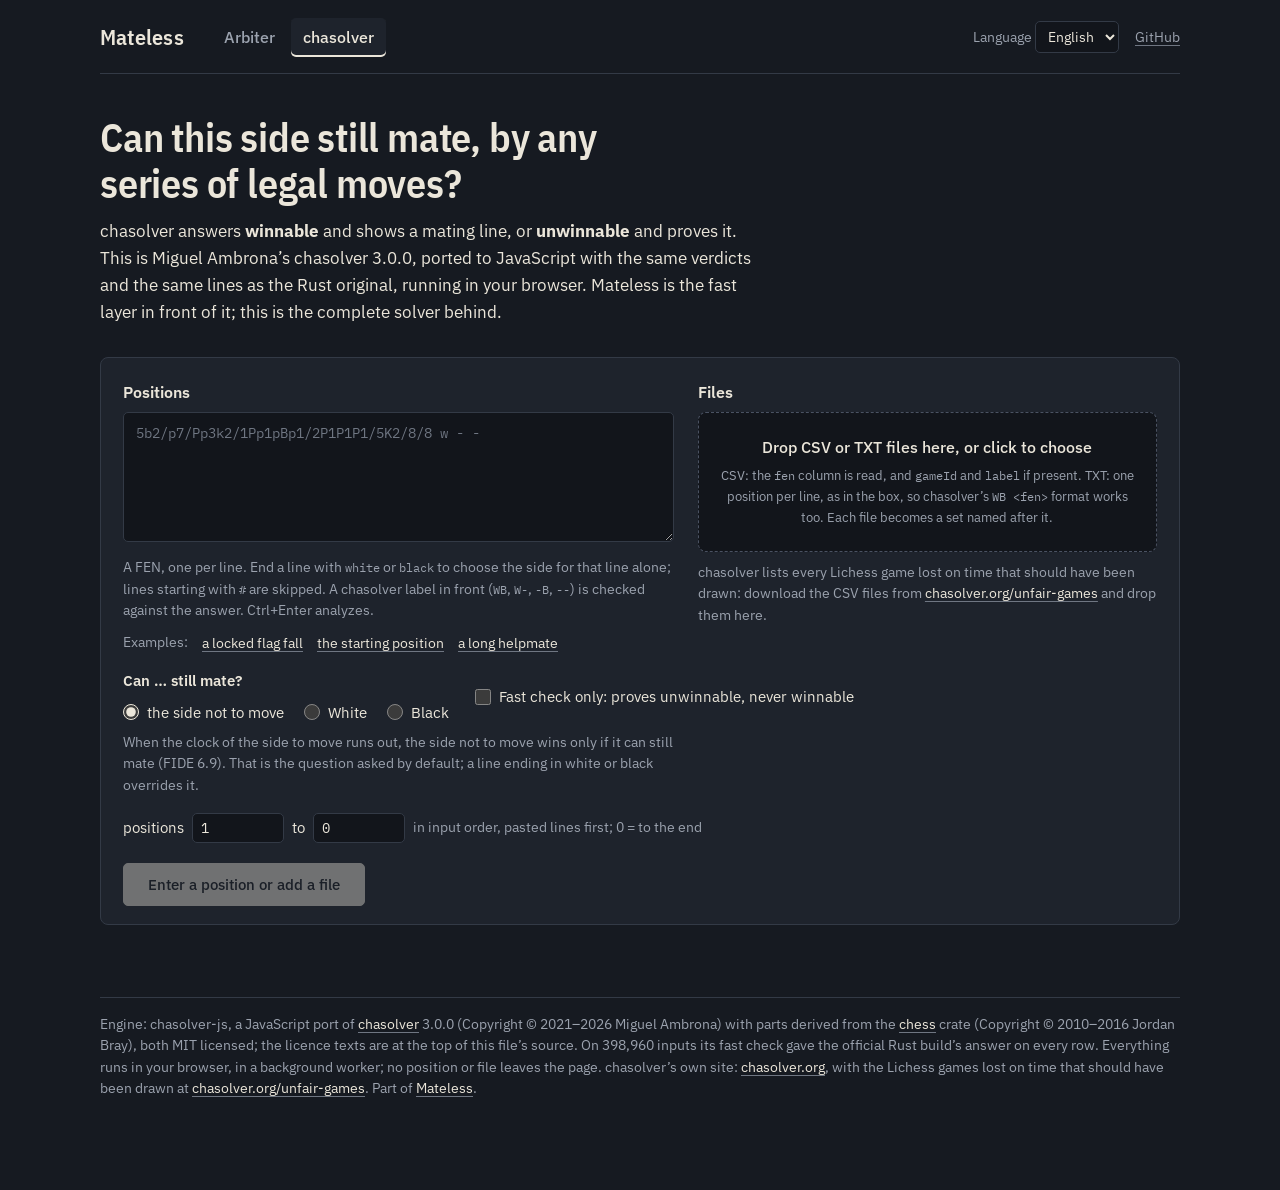
<file: chasolver.html>
<!DOCTYPE html>
<html lang="en">
<!--
CHA-Solver in the browser. Engine: chasolver-js, a JavaScript port of chasolver 3.0.0.

MIT License

Copyright (c) 2021-2026 Miguel Ambrona

Permission is hereby granted, free of charge, to any person obtaining a copy
of this software and associated documentation files (the "Software"), to deal
in the Software without restriction, including without limitation the rights
to use, copy, modify, merge, publish, distribute, sublicense, and/or sell
copies of the Software, and to permit persons to whom the Software is
furnished to do so, subject to the following conditions:

The above copyright notice and this permission notice shall be included in all
copies or substantial portions of the Software.

THE SOFTWARE IS PROVIDED "AS IS", WITHOUT WARRANTY OF ANY KIND, EXPRESS OR
IMPLIED, INCLUDING BUT NOT LIMITED TO THE WARRANTIES OF MERCHANTABILITY,
FITNESS FOR A PARTICULAR PURPOSE AND NONINFRINGEMENT. IN NO EVENT SHALL THE
AUTHORS OR COPYRIGHT HOLDERS BE LIABLE FOR ANY CLAIM, DAMAGES OR OTHER
LIABILITY, WHETHER IN AN ACTION OF CONTRACT, TORT OR OTHERWISE, ARISING FROM,
OUT OF OR IN CONNECTION WITH THE SOFTWARE OR THE USE OR OTHER DEALINGS IN THE
SOFTWARE.

——————————————————————————————————————————————————————————————————————————-

Portions derived from the `chess` crate (https://github.com/jordanbray/chess):

The MIT License

Copyright (c) 2010-2016 Jordan Bray

Permission is hereby granted, free of charge, to any person obtaining a copy
of this software and associated documentation files (the "Software"), to deal
in the Software without restriction, including without limitation the rights
to use, copy, modify, merge, publish, distribute, sublicense, and/or sell
copies of the Software, and to permit persons to whom the Software is
furnished to do so, subject to the following conditions:

The above copyright notice and this permission notice shall be included in
all copies or substantial portions of the Software.

THE SOFTWARE IS PROVIDED "AS IS", WITHOUT WARRANTY OF ANY KIND, EXPRESS OR
IMPLIED, INCLUDING BUT NOT LIMITED TO THE WARRANTIES OF MERCHANTABILITY,
FITNESS FOR A PARTICULAR PURPOSE AND NONINFRINGEMENT. IN NO EVENT SHALL THE
AUTHORS OR COPYRIGHT HOLDERS BE LIABLE FOR ANY CLAIM, DAMAGES OR OTHER
LIABILITY, WHETHER IN AN ACTION OF CONTRACT, TORT OR OTHERWISE, ARISING FROM,
OUT OF OR IN CONNECTION WITH THE SOFTWARE OR THE USE OR OTHER DEALINGS IN
THE SOFTWARE.

-->
<meta charset="utf-8">
<title>chasolver</title>
<meta name="viewport" content="width=device-width,initial-scale=1">
<meta name="description" content="Can this side still mate? Miguel Ambrona's chasolver 3.0.0, ported to JavaScript: a complete helpmate solver, in the browser.">
<link rel="preconnect" href="https://fonts.googleapis.com">
<link rel="preconnect" href="https://fonts.gstatic.com" crossorigin>
<link rel="stylesheet" href="https://fonts.googleapis.com/css2?family=IBM+Plex+Mono:wght@400;500&family=IBM+Plex+Sans+Condensed:wght@500;600&family=IBM+Plex+Sans:wght@400;500;600&display=swap">
<style id="site">
/* The look both pages share (index.html, chasolver.html): test/build_check.js checks that the two
   copies are the same. */
:root{--ground:#161a21;--raised:#1e232c;--sunk:#12151b;--line:#333a46;--ink:#ebe6da;--dim:#9ba2ae;--faint:#6f7682;
  --draw:#5bb5a4;--win:#d9a347;--flag:#e5484d;--open:#8a8f99;--focus:#8ab4f8;--sq-d:#7d8a99;--sq-l:#c9d1da;
  --sans:"IBM Plex Sans",system-ui,-apple-system,"Segoe UI",Roboto,sans-serif;
  --cond:"IBM Plex Sans Condensed","IBM Plex Sans",system-ui,sans-serif;
  --mono:"IBM Plex Mono",ui-monospace,"SF Mono",Menlo,Consolas,monospace;color-scheme:dark}
*{box-sizing:border-box}
html{background:var(--ground)}
body{margin:0;background:var(--ground);color:var(--ink);font:15.5px/1.6 var(--sans);-webkit-font-smoothing:antialiased}
.wrap{max-width:1120px;margin:0 auto;padding:0 20px 90px}
a{color:var(--ink);text-decoration-color:var(--faint);text-underline-offset:3px}
a:hover{text-decoration-color:var(--ink)}
:focus-visible{outline:2px solid var(--focus);outline-offset:2px}
.hide{display:none!important}
code,.mono{font-family:var(--mono);font-size:.9em}
p{max-width:72ch}
h1{font:600 clamp(28px,4vw,40px)/1.15 var(--cond);letter-spacing:-.005em;margin:0 0 12px;max-width:24ch}
h2{font:600 22px/1.3 var(--cond);margin:56px 0 14px}
h3{font:600 16px/1.4 var(--sans);margin:26px 0 8px}
.lede{font-size:17px;color:var(--ink);margin:0 0 10px;max-width:66ch}
.dim{color:var(--dim)}
.small{font-size:13.5px}

/* the bar the two pages share */
.bar-top{display:flex;flex-wrap:wrap;align-items:center;gap:10px 28px;padding:18px 0 16px;margin-bottom:40px;border-bottom:1px solid var(--line)}
.brand{font:600 22px/1 var(--cond);letter-spacing:.01em;text-decoration:none;color:var(--ink)}
.brand i{font-style:normal;color:var(--flag)}
.tabs{display:flex;gap:4px;flex:1}
.tabs a{padding:7px 12px;border-radius:5px;text-decoration:none;color:var(--dim);font-weight:500}
.tabs a:hover{color:var(--ink);background:var(--raised)}
.tabs a[aria-current=page]{color:var(--ink);background:var(--raised);box-shadow:inset 0 -2px 0 var(--ink)}
.bar-top .end{display:flex;gap:16px;align-items:center;font-size:14px}
.bar-top .end a{color:var(--dim)}

/* forms */
select,input[type=number],textarea{background:var(--sunk);color:var(--ink);border:1px solid var(--line);border-radius:5px;font:13.5px var(--mono)}
select{padding:5px 8px;font-family:var(--sans);font-size:14px}
input[type=number]{width:92px;padding:5px 8px}
textarea{width:100%;min-height:128px;padding:10px 12px;line-height:1.6;resize:vertical}
textarea::placeholder{color:var(--faint)}
select:hover,input[type=number]:hover,textarea:hover{border-color:#4a5262}
input[type=checkbox],input[type=radio]{width:16px;height:16px;margin:0;accent-color:var(--ink)}
select[disabled],input[disabled],textarea[disabled]{opacity:.5}
button{font:500 14px var(--sans);padding:8px 16px;border-radius:5px;border:1px solid var(--line);background:var(--raised);color:var(--ink);cursor:pointer}
button:hover{border-color:var(--dim)}
button[disabled]{opacity:.4;cursor:default}
button.primary{background:var(--ink);color:var(--ground);border-color:var(--ink);font-size:15px;padding:11px 24px}
button.primary:hover{background:#fff}
button.primary.stop{background:var(--flag);border-color:var(--flag);color:#fff}
button.link{border:0;background:none;padding:0;color:var(--ink);text-decoration:underline;text-decoration-color:var(--faint);text-underline-offset:3px;font-size:inherit;font-weight:400}
a.btn{display:inline-block;padding:7px 14px;border:1px solid var(--line);border-radius:5px;text-decoration:none;font-size:14px;font-weight:500}
a.btn:hover{border-color:var(--dim)}

/* input panel */
.panel{background:var(--raised);border:1px solid var(--line);border-radius:8px;padding:22px 22px 18px}
.two{display:grid;grid-template-columns:1.2fr 1fr;gap:24px;align-items:start}
@media(max-width:780px){.two{grid-template-columns:1fr}}
.lab{display:block;font-weight:600;margin:0 0 8px}
.hint{font-size:13.5px;color:var(--dim);margin:8px 0 0}
.drop{border:1.5px dashed #4a5262;border-radius:8px;background:var(--sunk);padding:22px 18px;text-align:center;cursor:pointer}
.drop:hover,.drop.over{border-color:var(--draw)}
.drop.off{opacity:.5;cursor:default}
.drop strong{display:block;font-weight:500;margin-bottom:6px}
.drop small{display:block;font-size:13px;color:var(--dim)}
.flist{list-style:none;margin:10px 0 0;padding:0;font-size:13.5px}
.flist li{display:flex;flex-wrap:wrap;gap:4px 12px;align-items:center;padding:7px 0;border-bottom:1px solid var(--line)}
.flist .fname{font-family:var(--mono);font-size:13px;word-break:break-all}
.flist .fmeta{color:var(--dim)}
.flist .fref{margin-left:auto;color:var(--dim)}
.flist .fref label{display:flex;gap:6px;align-items:center}
.flist .clr{border:0;justify-content:flex-end}
.flist .x{border:0;background:transparent;font-size:18px;line-height:1;padding:2px 6px}
.flist .x:hover{color:var(--flag)}
.opts{display:flex;flex-wrap:wrap;gap:12px 26px;align-items:center;margin:16px 0 0;font-size:14.5px}
.opts label,.opts .rng{display:flex;gap:8px;align-items:center;flex-wrap:wrap}
.gorow{display:flex;flex-wrap:wrap;gap:10px 18px;align-items:center;margin-top:20px}
.stat{font-size:14px;max-width:80ch}
.prog{height:3px;background:var(--sunk);margin:14px 0 0;border-radius:2px;overflow:hidden}
.prog i{display:block;height:100%;width:0;background:var(--ink);transition:width .2s}

/* boards */
.bd{display:grid;grid-template-columns:repeat(8,1fr);grid-template-rows:repeat(8,1fr);width:100%;aspect-ratio:1;border-radius:3px;overflow:hidden}
.bd i{position:relative;min-width:0;min-height:0;display:flex;align-items:center;justify-content:center;font-style:normal;line-height:1;
  font-size:15px;font-family:"Segoe UI Symbol","Apple Symbols","DejaVu Sans",serif;font-variant-emoji:text}
.bd i.d{background:var(--sq-d)} .bd i.l{background:var(--sq-l)}
.bd i.w{color:#fff;text-shadow:0 0 1px #000,0 0 1px #000,0 0 1px #000,0 0 2px #000}
.bd i.b{color:#111}
.bd.big i{font-size:clamp(24px,7.4vw,38px)}
@media(min-width:861px){.bd.big i{font-size:36px}}
.bd s{position:absolute;text-decoration:none;font:500 10px/1 var(--mono);color:#1e232c;opacity:.75;text-shadow:none}
.bd i.d s{color:#eef1f4}
.bd s.rk{top:3px;left:3px} .bd s.fl{bottom:2px;right:3px}

/* tables */
.scroll{overflow-x:auto}
table{border-collapse:collapse;width:100%;font-size:14px;margin-top:6px;font-variant-numeric:tabular-nums}
th,td{text-align:right;padding:7px 12px;border-bottom:1px solid var(--line)}
th{color:var(--dim);font-weight:500;font-size:13px}
th:first-child,td:first-child,.lf{text-align:left}
tr.tot td{border-top:1px solid var(--dim);font-weight:600}
dl.kv{display:grid;grid-template-columns:minmax(150px,max-content) 1fr;gap:4px 18px;margin:0;font-size:14.5px}
dl.kv dt{color:var(--dim)} dl.kv dd{margin:0}
.fenbox{font:12.5px/1.5 var(--mono);background:var(--sunk);border:1px solid var(--line);border-radius:5px;padding:9px 11px;word-break:break-all;margin:12px 0 10px}
.acts{display:flex;flex-wrap:wrap;gap:8px}
.pg{display:flex;gap:12px;justify-content:center;align-items:center;margin-top:18px;font-size:13.5px;flex-wrap:wrap}

/* the verdict as a chess score */
.score{font:600 56px/1 var(--cond);letter-spacing:.01em;font-variant-numeric:tabular-nums}
.chip{display:inline-block;padding:3px 11px;border-radius:999px;border:1px solid currentColor;font-size:13px;font-weight:500;white-space:nowrap}
.k-draw{color:var(--draw)} .k-win{color:var(--win)} .k-open{color:var(--open)} .k-bad{color:var(--faint)} .k-flag{color:var(--flag)}

footer{margin-top:72px;padding-top:16px;border-top:1px solid var(--line);font-size:13.5px;color:var(--dim)}
footer p{max-width:100ch}
@media (prefers-reduced-motion:reduce){*{transition:none!important}}
</style>
<style>
/* the chasolver page */
:root{--hatch:repeating-linear-gradient(135deg,#6f7682 0 4px,#4a505b 4px 7px)}
.ex{display:flex;flex-wrap:wrap;gap:4px 14px;margin:10px 0 0;font-size:13.5px;color:var(--dim)}
fieldset{border:0;margin:0;padding:0}
legend{font-weight:600;padding:0;margin:0 0 8px}
.radios{display:flex;flex-wrap:wrap;gap:6px 20px;font-size:14.5px}
.radios label,.chk{display:flex;gap:8px;align-items:center;cursor:pointer}
.opts .chk{font-size:14.5px}

/* one position */
.detail{display:grid;grid-template-columns:minmax(260px,400px) 1fr;gap:34px;align-items:start;margin-top:34px}
@media(max-width:860px){.detail{grid-template-columns:1fr}.dboard{max-width:420px}}
.bd i.mv{box-shadow:inset 0 0 0 4px rgba(217,163,71,.85)}
.bd i.ck{box-shadow:inset 0 0 0 4px var(--flag)}
.ctrl{display:flex;gap:6px;margin-top:12px;flex-wrap:wrap;align-items:center}
.ctrl button{padding:4px 12px;font:500 19px/1.2 var(--sans);min-width:44px}
.ctrl button.txt{font-size:13.5px;padding:7px 12px}
.ctrl .pos{font-size:13.5px;color:var(--dim);margin-left:6px}
.verdict{font:600 52px/1 var(--cond);letter-spacing:.005em;display:inline-block}
.v-winnable{color:var(--win)} .v-unwinnable{color:var(--draw)}
.v-undetermined,.v-unproven{color:var(--open)} .v-bad,.v-error{color:var(--faint)} .v-pending{color:var(--faint)}
.vtext{font-size:16.5px;margin:14px 0 0;max-width:60ch}
.moves{font:14px/2.1 var(--mono);margin:8px 0 0;max-width:64ch}
.moves .n{color:var(--faint);margin-right:2px}
.moves .mp{white-space:nowrap;margin-right:6px}
.moves button{background:transparent;border:0;border-radius:3px;padding:1px 5px;font:inherit;color:var(--ink)}
.moves button:hover{background:var(--raised)}
.moves button.on{background:#3a3220;color:var(--win)}

/* all positions */
.sum{display:flex;flex-wrap:wrap;gap:10px 28px;margin:6px 0 16px;font-size:15px}
.sum span{display:flex;align-items:center;gap:8px}
.sum b{font:600 22px/1 var(--cond);font-variant-numeric:tabular-nums}
.sw{display:inline-block;width:12px;height:12px;border-radius:2px}
.tools{margin:16px 0 10px;align-items:center}
.tools label{display:flex;gap:8px;align-items:center}
#persetbox{margin:0 0 10px}
#perset td,#perset th{text-align:right} #perset td:first-child,#perset th:first-child{text-align:left}
#tab th,#tab td{text-align:left;white-space:nowrap;vertical-align:top}
#tab td.num,#tab th.num{text-align:right}
#tab td.fen{white-space:normal;word-break:break-all;font:12px/1.5 var(--mono);color:var(--dim)}
#tab tbody tr{cursor:pointer}
#tab tbody tr:hover td{background:var(--raised)}
#tab tbody tr.act td{background:var(--raised)}
caption{caption-side:bottom;text-align:left;padding:12px 0;color:var(--dim);font-size:14px}
.tag{font-size:13px;font-weight:500}
.agree{color:var(--draw)} .disagree{color:var(--flag);font-weight:600}
td.disagree{color:var(--flag)}
</style>
<body>
<div class="wrap">
<header class="bar-top">
  <a class="brand" href="index.html">Mateless</a>
  <nav class="tabs" aria-label="pages">
    <a href="index.html" data-i="navArb">Arbiter</a>
    <a href="chasolver.html" aria-current="page" data-i="navCha">chasolver</a>
  </nav>
  <div class="end">
    <label><span class="dim" data-i="lblLang">Language</span>
      <select id="lang"><option value="en">English</option><option value="tr">Türkçe</option></select></label>
    <a href="https://github.com/cuneytinann/Mateless">GitHub</a>
  </div>
</header>

<h1 data-i="h1"></h1>
<p class="lede" data-ihtml data-i="sub"></p>

<section class="panel" style="margin-top:30px">
  <div class="two">
    <div>
      <label class="lab" for="fen" data-i="lblFen"></label>
      <textarea id="fen" rows="5" spellcheck="false" autocomplete="off" aria-describedby="fenhint"
        placeholder="5b2/p7/Pp3k2/1Pp1pBp1/2P1P1P1/5K2/8/8 w - -"></textarea>
      <p class="hint" id="fenhint" data-ihtml data-i="fenHint"></p>
      <div class="ex"><span data-i="exTry"></span>
        <button class="link" data-ex="0" data-i="ex0"></button>
        <button class="link" data-ex="1" data-i="ex1"></button>
        <button class="link" data-ex="2" data-i="ex2"></button>
      </div>
    </div>
    <div>
      <span class="lab" data-i="hFiles"></span>
      <div class="drop" id="drop" tabindex="0" role="button" aria-describedby="dropsmall">
        <strong data-i="dropBig"></strong>
        <small id="dropsmall" data-ihtml data-i="dropSmall"></small>
      </div>
      <input type="file" id="file" accept=".csv,.txt,text/csv,text/plain" multiple class="hide">
      <ul class="flist" id="flist"></ul>
      <p class="hint" data-ihtml data-i="dataHint"></p>
    </div>
  </div>

  <div class="opts">
    <fieldset>
      <legend data-i="lgWho"></legend>
      <div class="radios">
        <label><input type="radio" name="who" value="auto" checked> <span data-i="whoAuto"></span></label>
        <label><input type="radio" name="who" value="white"> <span data-i="whoW"></span></label>
        <label><input type="radio" name="who" value="black"> <span data-i="whoB"></span></label>
      </div>
    </fieldset>
    <label class="chk"><input type="checkbox" id="fast"> <span data-i="lblFast"></span></label>
  </div>
  <p class="hint" data-i="whoHint"></p>
  <div class="opts">
    <span class="rng"><label for="rowA" data-i="lblRange"></label> <input type="number" id="rowA" value="1" min="1" step="100">
      <label for="rowB" data-i="lblRangeTo"></label> <input type="number" id="rowB" value="0" min="0" step="100">
      <span class="dim small" data-i="lblRangeNote"></span></span>
    <label class="chk hide" id="bothrow"><input type="checkbox" id="both"> <span data-i="lblBoth"></span></label>
  </div>
  <div class="gorow">
    <button id="go" class="primary"></button>
    <span class="dim small" id="split"></span>
    <span class="stat" id="stat" aria-live="polite"></span>
  </div>
  <div class="prog hide" id="bar"><i id="barf"></i></div>
</section>

<section id="out" class="hide"></section>

<section id="batch" class="hide">
  <h2 data-i="hBatch"></h2>
  <div class="sum" id="sum"></div>
  <div class="scroll" id="persetbox"><table id="perset"></table></div>
  <div class="opts tools">
    <label><span data-i="fShow"></span> <select id="filt"></select></label>
    <button id="dlTxt" data-i="dlTxt"></button>
    <button id="dlCsv" data-i="dlCsv"></button>
  </div>
  <div class="scroll"><table id="tab"></table></div>
  <div class="pg" id="pg"></div>
</section>

<footer data-ihtml data-i="foot"></footer>
</div>

<script id="engine">
/* chasolver-js engine (board.js, deduction.js, search.js, winnability.js), bundled unchanged.
   Each file runs inside its own function with module/exports/require, as under Node. */
var CHA=(function(){var defs={},cache={};
function req(n){var m=cache[n];if(m)return m.exports;m=cache[n]={exports:{}};defs[n](m,m.exports,req);return m.exports}
defs['./board.js']=function(module,exports,require){
'use strict';
// ---------------------------------------------------------------------------
// Board, FEN parsing, legal move generation and move making.
//
// Independent re-implementation of the parts of the Rust `chess` crate (v3.2)
// that chasolver relies on, with the crate's observable behaviour:
//   * legal moves come out in exactly the crate's MoveGen order,
//   * en passant is stored as the square of the pawn that may be captured, and
//     only when a capture is actually available,
//   * checkers / pinned pieces follow the crate's definitions,
//   * FEN validation mirrors BoardBuilder + Board::is_sane.
// The search's node budgets make chasolver's verdicts depend on move order, so
// this fidelity is what lets the port reproduce the Rust results exactly.
//
// Representation. A benchmark of every common choice (bench/: 64-square and
// 10x12 mailboxes, 0x88, plain 8x8 arrays, nibble boards, BigInt bitboards,
// strings) put bitboards stored as two 32-bit halves first, so each position
// keeps one set per piece code and per colour as (lo, hi) Int32 pairs, plus a
// mailbox for "what stands on this square". Squares are a1 = 0 .. h8 = 63;
// `lo` holds a1..h4 and `hi` holds a5..h8, so scanning lo then hi from the
// lowest bit visits squares in the crate's iteration order.
//
// Two ways to make a move:
//   * makeMove(b, m) returns a new board (for code that keeps positions),
//   * doMove(b, m) / undoMove(b, m) work in place (for the recursive searches),
// and genLegal(b, buffer, start) writes legal moves into a shared Int32Array
// so the searches allocate nothing per node.
// ---------------------------------------------------------------------------

const WHITE = 0, BLACK = 1;
const PAWN = 0, KNIGHT = 1, BISHOP = 2, ROOK = 3, QUEEN = 4, KING = 5;

/** Piece code stored in a square: 0 = empty, else (type + 1) | (color << 3). */
const pieceCode = (type, color) => (type + 1) | (color << 3);
const typeOf = (p) => (p & 7) - 1;
const colorOf = (p) => p >> 3;

const fileOf = (s) => s & 7;
const rankOf = (s) => s >> 3;
const makeSquare = (rank, file) => (rank << 3) | file;
const SQUARE_NAMES = [];
for (let s = 0; s < 64; s++) SQUARE_NAMES.push('abcdefgh'[fileOf(s)] + (rankOf(s) + 1));

// Directions: 0..3 orthogonal (N, S, E, W), 4..7 diagonal (NE, NW, SE, SW).
const DIR_DF = [0, 0, 1, -1, 1, -1, 1, -1];
const DIR_DR = [1, -1, 0, 0, 1, 1, -1, -1];
const OPPOSITE_DIRECTION = [1, 0, 3, 2, 7, 6, 5, 4];
/** Directions that move toward higher square indices: their nearest blocker is the lowest set bit. */
const TOWARD_HIGHER = [1, 0, 1, 0, 1, 1, 0, 0];

/** RAYS[dir * 64 + sq]: squares from `sq` outward in direction `dir` (kept for other modules). */
const RAYS = new Array(8 * 64);
for (let d = 0; d < 8; d++) {
  for (let s = 0; s < 64; s++) {
    const ray = [];
    let f = fileOf(s) + DIR_DF[d], r = rankOf(s) + DIR_DR[d];
    while (f >= 0 && f < 8 && r >= 0 && r < 8) { ray.push(makeSquare(r, f)); f += DIR_DF[d]; r += DIR_DR[d]; }
    RAYS[d * 64 + s] = Int8Array.from(ray);
  }
}

/** DIRECTION[a * 64 + b]: direction index from a towards b if aligned, else -1. */
const DIRECTION = new Int8Array(64 * 64).fill(-1);
for (let d = 0; d < 8; d++) for (let a = 0; a < 64; a++) for (const b of RAYS[d * 64 + a]) DIRECTION[a * 64 + b] = d;

const DISTANCE = new Int8Array(64 * 64);
for (let a = 0; a < 64; a++) for (let b = 0; b < 64; b++)
  DISTANCE[a * 64 + b] = Math.max(Math.abs(fileOf(a) - fileOf(b)), Math.abs(rankOf(a) - rankOf(b)));

const jumpTargets = (deltas) => {
  const out = new Array(64);
  for (let s = 0; s < 64; s++) {
    const t = [];
    for (const [df, dr] of deltas) {
      const f = fileOf(s) + df, r = rankOf(s) + dr;
      if (f >= 0 && f < 8 && r >= 0 && r < 8) t.push(makeSquare(r, f));
    }
    out[s] = Int8Array.from(t.sort((x, y) => x - y));
  }
  return out;
};
const KNIGHT_TARGETS = jumpTargets([[1, 2], [2, 1], [2, -1], [1, -2], [-1, -2], [-2, -1], [-2, 1], [-1, 2]]);
const KING_TARGETS = jumpTargets([[1, 0], [1, 1], [0, 1], [-1, 1], [-1, 0], [-1, -1], [0, -1], [1, -1]]);

/** Squares attacked by a pawn of `color` standing on `sq` (ascending). */
const PAWN_ATTACK_TARGETS = [[], []];
for (let s = 0; s < 64; s++) {
  for (const c of [WHITE, BLACK]) {
    const r = rankOf(s) + (c === WHITE ? 1 : -1), t = [];
    if (r >= 0 && r < 8) { if (fileOf(s) > 0) t.push(makeSquare(r, fileOf(s) - 1)); if (fileOf(s) < 7) t.push(makeSquare(r, fileOf(s) + 1)); }
    PAWN_ATTACK_TARGETS[c][s] = Int8Array.from(t);
  }
}

/** Castle rights (NoRights=0, KingSide=1, QueenSide=2, Both=3) touched by a square, per color. */
const CASTLES_PER_SQUARE = [new Int8Array(64), new Int8Array(64)];
CASTLES_PER_SQUARE[WHITE][0] = 2; CASTLES_PER_SQUARE[WHITE][4] = 3; CASTLES_PER_SQUARE[WHITE][7] = 1;
CASTLES_PER_SQUARE[BLACK][56] = 2; CASTLES_PER_SQUARE[BLACK][60] = 3; CASTLES_PER_SQUARE[BLACK][63] = 1;
const IS_CASTLE_MOVE_SQUARE = new Uint8Array(64);
for (const s of [2, 4, 6, 58, 60, 62]) IS_CASTLE_MOVE_SQUARE[s] = 1;

// ---------------------------------------------------------------------------
// 64-bit sets as two 32-bit halves.
// ---------------------------------------------------------------------------

const bitLo = (s) => (s < 32 ? 1 << s : 0);
const bitHi = (s) => (s < 32 ? 0 : 1 << (s - 32));
function popcount32(v) {
  v = v - ((v >>> 1) & 0x55555555);
  v = (v & 0x33333333) + ((v >>> 2) & 0x33333333);
  return (((v + (v >>> 4)) & 0x0F0F0F0F) * 0x01010101) >>> 24;
}
const lowestSquare = (lo, hi) => (lo !== 0 ? 31 - Math.clz32(lo & -lo) : 63 - Math.clz32(hi & -hi));
const highestSquare = (lo, hi) => (hi !== 0 ? 63 - Math.clz32(hi) : 31 - Math.clz32(lo));

/** Build a (lo, hi) table: fill(index, addSquare) is called for every index. */
function halvesTable(size, fill) {
  const lo = new Int32Array(size), hi = new Int32Array(size);
  for (let i = 0; i < size; i++) fill(i, (s) => { if (s < 32) lo[i] |= 1 << s; else hi[i] |= 1 << (s - 32); });
  return [lo, hi];
}
const [RAY_LO, RAY_HI] = halvesTable(8 * 64, (i, add) => { for (const s of RAYS[i]) add(s); });
const [ROOK_RAYS_LO, ROOK_RAYS_HI] = halvesTable(64, (s, add) => { for (let d = 0; d < 4; d++) for (const x of RAYS[d * 64 + s]) add(x); });
const [BISHOP_RAYS_LO, BISHOP_RAYS_HI] = halvesTable(64, (s, add) => { for (let d = 4; d < 8; d++) for (const x of RAYS[d * 64 + s]) add(x); });
const [KNIGHT_LO, KNIGHT_HI] = halvesTable(64, (s, add) => { for (const x of KNIGHT_TARGETS[s]) add(x); });
const [KING_LO, KING_HI] = halvesTable(64, (s, add) => { for (const x of KING_TARGETS[s]) add(x); });
/** [color * 64 + sq]: squares a pawn of `color` on `sq` attacks. */
const [PAWN_ATTACKS_LO, PAWN_ATTACKS_HI] = halvesTable(128, (i, add) => { for (const x of PAWN_ATTACK_TARGETS[i >> 6][i & 63]) add(x); });
/** [color * 64 + sq]: the crate's PAWN_MOVES (single push, plus double push from the start rank). */
const [PAWN_PUSHES_LO, PAWN_PUSHES_HI] = halvesTable(128, (i, add) => {
  const c = i >> 6, s = i & 63, r = rankOf(s), step = c === WHITE ? 8 : -8;
  if (r === (c === WHITE ? 1 : 6)) { add(s + step); add(s + 2 * step); }
  else if (c === WHITE ? r < 7 : r > 0) add(s + step);
});
/** [a * 64 + b]: squares strictly between aligned a and b (crate `between`). */
const [BETWEEN_LO, BETWEEN_HI] = halvesTable(64 * 64, (i, add) => {
  const a = i >> 6, b = i & 63, d = DIRECTION[a * 64 + b];
  if (d < 0) return;
  for (const x of RAYS[d * 64 + a]) { if (x === b) break; add(x); }
});
/** [a * 64 + b]: the whole line through aligned a and b, both included (crate `line`). */
const [LINE_LO, LINE_HI] = halvesTable(64 * 64, (i, add) => {
  const a = i >> 6, b = i & 63, d = DIRECTION[a * 64 + b];
  if (d < 0) return;
  add(a);
  for (const x of RAYS[d * 64 + a]) add(x);
  for (const x of RAYS[OPPOSITE_DIRECTION[d] * 64 + a]) add(x);
});
const KINGSIDE_EMPTY_LO = [bitLo(5) | bitLo(6), 0], KINGSIDE_EMPTY_HI = [0, bitHi(61) | bitHi(62)];
const QUEENSIDE_EMPTY_LO = [bitLo(1) | bitLo(2) | bitLo(3), 0], QUEENSIDE_EMPTY_HI = [0, bitHi(57) | bitHi(58) | bitHi(59)];

/** Slider attacks from `sq` over directions [d0, d1) with the given occupancy; result in attackLo/attackHi. */
let attackLo = 0, attackHi = 0;
function sliderAttacks(sq, d0, d1, occLo, occHi) {
  let aLo = 0, aHi = 0;
  for (let d = d0; d < d1; d++) {
    const i = d * 64 + sq;
    let lo = RAY_LO[i], hi = RAY_HI[i];
    const blockLo = lo & occLo, blockHi = hi & occHi;
    if ((blockLo | blockHi) !== 0) {
      const x = TOWARD_HIGHER[d] ? lowestSquare(blockLo, blockHi) : highestSquare(blockLo, blockHi);
      lo ^= RAY_LO[d * 64 + x]; hi ^= RAY_HI[d * 64 + x];
    }
    aLo |= lo; aHi |= hi;
  }
  attackLo = aLo; attackHi = aHi;
}

/** Moves are 15-bit integers: source | dest << 6 | promotionType << 12 (0 = none). */
const moveSource = (m) => m & 63;
const moveDest = (m) => (m >> 6) & 63;
const movePromotion = (m) => (m >> 12) & 7;   // KNIGHT..QUEEN, or 0
const makeMoveCode = (src, dst, promo) => src | (dst << 6) | (promo << 12);
const PROMOTION_ORDER = [QUEEN, KNIGHT, ROOK, BISHOP];   // the crate's PROMOTION_PIECES
function moveToUci(m) {
  const p = movePromotion(m);
  return SQUARE_NAMES[moveSource(m)] + SQUARE_NAMES[moveDest(m)] + (p ? 'pnbrqk'[p] : '');
}


// ---------------------------------------------------------------------------
// Zobrist hashing and an exact position table.
//
// Rust keys its transposition table and "seen" sets by the whole Board, so a
// lookup can never confuse two positions. Here a 64-bit Zobrist hash (two
// 32-bit halves, updated incrementally in makeMove) picks the bucket, and every
// hit is confirmed against the position's exact identity (the same 17 codes
// Board.key() packs), so the table behaves exactly like the Rust HashMap.
// ---------------------------------------------------------------------------

let zState = 0x2545F491;
const zNext = () => { zState ^= zState << 13; zState ^= zState >>> 17; zState ^= zState << 5; return zState | 0; };
const Z_PIECE_LO = new Int32Array(16 * 64), Z_PIECE_HI = new Int32Array(16 * 64);
for (let i = 0; i < 16 * 64; i++) { Z_PIECE_LO[i] = zNext(); Z_PIECE_HI[i] = zNext(); }
const Z_SIDE_LO = [0, zNext()], Z_SIDE_HI = [0, zNext()];
const Z_CASTLE_LO = new Int32Array(8), Z_CASTLE_HI = new Int32Array(8);   // [color * 4 + rights]
for (let i = 0; i < 8; i++) { Z_CASTLE_LO[i] = zNext(); Z_CASTLE_HI[i] = zNext(); }
const Z_EP_LO = new Int32Array(65), Z_EP_HI = new Int32Array(65);          // [ep + 1]
for (let i = 1; i < 65; i++) { Z_EP_LO[i] = zNext(); Z_EP_HI[i] = zNext(); }

const IDENTITY_CODES = 17;
const scratchIdentity = new Uint16Array(IDENTITY_CODES);

/** Pack a position's exact identity (pieces, side, castle rights, ep) into scratchIdentity. */
function packIdentity(b) {
  const sq = b.sq;
  for (let i = 0, j = 0; i < 64; i += 4, j++) scratchIdentity[j] = sq[i] | (sq[i + 1] << 4) | (sq[i + 2] << 8) | (sq[i + 3] << 12);
  scratchIdentity[16] = b.stm | (b.castle[0] << 1) | (b.castle[1] << 3) | ((b.ep + 1) << 5);
}

const fullHashLo = (b) => b.zLo ^ Z_SIDE_LO[b.stm] ^ Z_CASTLE_LO[b.castle[0]] ^ Z_CASTLE_LO[4 + b.castle[1]] ^ Z_EP_LO[b.ep + 1];
const fullHashHi = (b) => b.zHi ^ Z_SIDE_HI[b.stm] ^ Z_CASTLE_HI[b.castle[0]] ^ Z_CASTLE_HI[4 + b.castle[1]] ^ Z_EP_HI[b.ep + 1];

/** Hash map from exact positions to a small integer (or a set, ignoring values). */
class PositionTable {
  constructor(capacity = 1 << 10) { this.allocate(capacity); }

  allocate(capacity) {
    this.capacity = capacity; this.mask = capacity - 1; this.size = 0;
    this.used = new Uint8Array(capacity);
    this.hashLo = new Int32Array(capacity); this.hashHi = new Int32Array(capacity);
    this.identity = new Uint16Array(capacity * IDENTITY_CODES);
    this.value = new Int16Array(capacity);
  }

  /**
   * Slot holding board `b`, or the empty slot where it would go. The exact
   * identity is packed lazily, only once some stored hash matches.
   */
  slotOf(b, lo, hi) {
    let i = (lo ^ Math.imul(hi, 0x9E3779B1)) & this.mask;
    const used = this.used, id = this.identity;
    let packed = false;
    for (;;) {
      if (used[i] === 0) return i;
      if (this.hashLo[i] === lo && this.hashHi[i] === hi) {
        if (!packed) { packIdentity(b); packed = true; }
        const base = i * IDENTITY_CODES;
        let same = true;
        for (let k = 0; k < IDENTITY_CODES; k++) if (id[base + k] !== scratchIdentity[k]) { same = false; break; }
        if (same) return i;
      }
      i = (i + 1) & this.mask;
    }
  }

  /** Stored value for board `b`, or -1 if absent. */
  get(b) {
    const i = this.slotOf(b, fullHashLo(b), fullHashHi(b));
    return this.used[i] ? this.value[i] : -1;
  }

  has(b) { return this.get(b) !== -1; }

  /** Insert or overwrite; returns true if the position was new. */
  set(b, v) {
    if ((this.size + 1) * 2 > this.capacity) this.grow();
    const lo = fullHashLo(b), hi = fullHashHi(b);
    const i = this.slotOf(b, lo, hi);
    const isNew = this.used[i] === 0;
    if (isNew) {
      packIdentity(b);
      this.used[i] = 1; this.hashLo[i] = lo; this.hashHi[i] = hi;
      this.identity.set(scratchIdentity, i * IDENTITY_CODES);
      this.size++;
    }
    this.value[i] = v;
    return isNew;
  }

  add(b) { return this.set(b, 0); }

  /** Empty the table, keeping its capacity for the next search. */
  clear() { if (this.size > 0) { this.used.fill(0); this.size = 0; } }

  grow() {
    const old = this;
    const { used, hashLo, hashHi, identity, value, capacity } = old;
    this.allocate(capacity * 2);
    for (let j = 0; j < capacity; j++) {
      if (!used[j]) continue;
      let i = (hashLo[j] ^ Math.imul(hashHi[j], 0x9E3779B1)) & this.mask;
      while (this.used[i]) i = (i + 1) & this.mask;
      this.used[i] = 1; this.hashLo[i] = hashLo[j]; this.hashHi[i] = hashHi[j]; this.value[i] = value[j];
      this.identity.set(identity.subarray(j * IDENTITY_CODES, (j + 1) * IDENTITY_CODES), i * IDENTITY_CODES);
      this.size++;
    }
  }
}

class Board {
  constructor() {
    this.sq = new Int8Array(64);          // mailbox: piece code per square
    this.count = new Int8Array(16);       // pieces per piece code
    this.bbLo = new Int32Array(16);       // squares per piece code, low half (a1..h4)
    this.bbHi = new Int32Array(16);       //                          high half (a5..h8)
    this.occLo = new Int32Array(2);       // squares per colour
    this.occHi = new Int32Array(2);
    this.stm = WHITE;
    this.castle = [0, 0];
    this.ep = -1;                         // square of the pawn that may be captured en passant
    this.ksq = [-1, -1];
    this.nCheckers = 0;
    this.checker = -1;                    // lowest checker square, when in check
    this.checkersLo = 0; this.checkersHi = 0;
    this.pinLo = 0; this.pinHi = 0;       // crate's `pinned` bitboard
    this._key = null;
    this.darkCornerCache = -1;            // search heuristics: -1 = not computed yet
    this.zLo = 0; this.zHi = 0;           // Zobrist hash of the pieces only
    this.undo = null;                     // in-place move records (allocated on first doMove)
    this.ply = 0;
  }

  clone() {
    const b = new Board();
    b.sq.set(this.sq); b.count.set(this.count);
    b.bbLo.set(this.bbLo); b.bbHi.set(this.bbHi); b.occLo.set(this.occLo); b.occHi.set(this.occHi);
    b.stm = this.stm; b.castle[0] = this.castle[0]; b.castle[1] = this.castle[1];
    b.ep = this.ep; b.ksq[0] = this.ksq[0]; b.ksq[1] = this.ksq[1];
    b.nCheckers = this.nCheckers; b.checker = this.checker; b.checkersLo = this.checkersLo; b.checkersHi = this.checkersHi;
    b.pinLo = this.pinLo; b.pinHi = this.pinHi; b.zLo = this.zLo; b.zHi = this.zHi;
    return b;
  }

  pieceOn(s) { const p = this.sq[s]; return p ? typeOf(p) : -1; }
  colorOn(s) { const p = this.sq[s]; return p ? colorOf(p) : -1; }
  isPinned(s) { return s < 32 ? (this.pinLo >>> s) & 1 : (this.pinHi >>> (s - 32)) & 1; }
  inCheck() { return this.nCheckers > 0; }
  numPieces() { let n = 0; for (let i = 1; i < 16; i++) n += this.count[i]; return n; }
  numColor(c) { let n = 0; for (let t = 0; t < 6; t++) n += this.count[pieceCode(t, c)]; return n; }
  numType(t) { return this.count[pieceCode(t, WHITE)] + this.count[pieceCode(t, BLACK)]; }

  /** Exact identity of the position, matching the crate's derived Board equality. */
  key() {
    if (this._key !== null) return this._key;
    const sq = this.sq, codes = new Array(17);
    for (let i = 0, j = 0; i < 64; i += 4, j++) codes[j] = sq[i] | (sq[i + 1] << 4) | (sq[i + 2] << 8) | (sq[i + 3] << 12);
    codes[16] = this.stm | (this.castle[0] << 1) | (this.castle[1] << 3) | ((this.ep + 1) << 5);
    return (this._key = String.fromCharCode.apply(null, codes));
  }
}

/** Flip piece `code` on square `s` in the bitboards (not the mailbox, counts or hash). */
function toggleBits(b, code, s) {
  const c = code >> 3;
  if (s < 32) { const bit = 1 << s; b.bbLo[code] ^= bit; b.occLo[c] ^= bit; }
  else { const bit = 1 << (s - 32); b.bbHi[code] ^= bit; b.occHi[c] ^= bit; }
}
/** Flip piece `code` on square `s` in the bitboards and the Zobrist hash. */
function togglePiece(b, code, s) {
  toggleBits(b, code, s);
  b.zLo ^= Z_PIECE_LO[code * 64 + s]; b.zHi ^= Z_PIECE_HI[code * 64 + s];
}

/** Board::update_pin_info for the side to move: checkers, and pieces alone between a slider and the king. */
function updatePinInfo(b) {
  const me = b.stm, opp = 1 - me, k = b.ksq[me];
  const allLo = b.occLo[0] | b.occLo[1], allHi = b.occHi[0] | b.occHi[1];
  const queen = pieceCode(QUEEN, opp), rook = pieceCode(ROOK, opp), bishop = pieceCode(BISHOP, opp);
  let sliderLo = (ROOK_RAYS_LO[k] & (b.bbLo[rook] | b.bbLo[queen])) | (BISHOP_RAYS_LO[k] & (b.bbLo[bishop] | b.bbLo[queen]));
  let sliderHi = (ROOK_RAYS_HI[k] & (b.bbHi[rook] | b.bbHi[queen])) | (BISHOP_RAYS_HI[k] & (b.bbHi[bishop] | b.bbHi[queen]));
  let cLo = 0, cHi = 0, pLo = 0, pHi = 0;
  while ((sliderLo | sliderHi) !== 0) {
    const s = lowestSquare(sliderLo, sliderHi);
    if (s < 32) sliderLo ^= 1 << s; else sliderHi ^= 1 << (s - 32);
    const i = s * 64 + k, betweenLo = BETWEEN_LO[i] & allLo, betweenHi = BETWEEN_HI[i] & allHi;
    if ((betweenLo | betweenHi) === 0) { if (s < 32) cLo ^= 1 << s; else cHi ^= 1 << (s - 32); }
    else if (popcount32(betweenLo) + popcount32(betweenHi) === 1) { pLo ^= betweenLo; pHi ^= betweenHi; }
  }
  cLo ^= KNIGHT_LO[k] & b.bbLo[pieceCode(KNIGHT, opp)]; cHi ^= KNIGHT_HI[k] & b.bbHi[pieceCode(KNIGHT, opp)];
  cLo ^= PAWN_ATTACKS_LO[me * 64 + k] & b.bbLo[pieceCode(PAWN, opp)]; cHi ^= PAWN_ATTACKS_HI[me * 64 + k] & b.bbHi[pieceCode(PAWN, opp)];
  b.checkersLo = cLo; b.checkersHi = cHi; b.pinLo = pLo; b.pinHi = pHi;
  b.nCheckers = popcount32(cLo) + popcount32(cHi);
  b.checker = b.nCheckers > 0 ? lowestSquare(cLo, cHi) : -1;
}

/** KingType::legal_king_move: is `dest` safe for the side to move's king? (`noKing*`: occupancy without that king) */
function kingSquareSafe(b, dest, noKingLo, noKingHi) {
  const me = b.stm, opp = 1 - me;
  if (((KNIGHT_LO[dest] & b.bbLo[pieceCode(KNIGHT, opp)]) | (KNIGHT_HI[dest] & b.bbHi[pieceCode(KNIGHT, opp)])) !== 0) return false;
  if (((KING_LO[dest] & b.bbLo[pieceCode(KING, opp)]) | (KING_HI[dest] & b.bbHi[pieceCode(KING, opp)])) !== 0) return false;
  if (((PAWN_ATTACKS_LO[me * 64 + dest] & b.bbLo[pieceCode(PAWN, opp)]) | (PAWN_ATTACKS_HI[me * 64 + dest] & b.bbHi[pieceCode(PAWN, opp)])) !== 0) return false;
  const queen = pieceCode(QUEEN, opp);
  const occLo = noKingLo | bitLo(dest), occHi = noKingHi | bitHi(dest);
  const rqLo = b.bbLo[pieceCode(ROOK, opp)] | b.bbLo[queen], rqHi = b.bbHi[pieceCode(ROOK, opp)] | b.bbHi[queen];
  if (((ROOK_RAYS_LO[dest] & rqLo) | (ROOK_RAYS_HI[dest] & rqHi)) !== 0) {
    sliderAttacks(dest, 0, 4, occLo, occHi);
    if (((attackLo & rqLo) | (attackHi & rqHi)) !== 0) return false;
  }
  const bqLo = b.bbLo[pieceCode(BISHOP, opp)] | b.bbLo[queen], bqHi = b.bbHi[pieceCode(BISHOP, opp)] | b.bbHi[queen];
  if (((BISHOP_RAYS_LO[dest] & bqLo) | (BISHOP_RAYS_HI[dest] & bqHi)) !== 0) {
    sliderAttacks(dest, 4, 8, occLo, occHi);
    if (((attackLo & bqLo) | (attackHi & bqHi)) !== 0) return false;
  }
  return true;
}

/** PawnType::legal_ep_move: sliders only, after removing both pawns and adding the destination. */
function legalEpMove(b, source, dest) {
  const me = b.stm, opp = 1 - me, k = b.ksq[me], queen = pieceCode(QUEEN, opp);
  const occLo = (b.occLo[0] | b.occLo[1]) ^ bitLo(b.ep) ^ bitLo(source) ^ bitLo(dest);
  const occHi = (b.occHi[0] | b.occHi[1]) ^ bitHi(b.ep) ^ bitHi(source) ^ bitHi(dest);
  const rqLo = b.bbLo[pieceCode(ROOK, opp)] | b.bbLo[queen], rqHi = b.bbHi[pieceCode(ROOK, opp)] | b.bbHi[queen];
  if (((ROOK_RAYS_LO[k] & rqLo) | (ROOK_RAYS_HI[k] & rqHi)) !== 0) {
    sliderAttacks(k, 0, 4, occLo, occHi);
    if (((attackLo & rqLo) | (attackHi & rqHi)) !== 0) return false;
  }
  const bqLo = b.bbLo[pieceCode(BISHOP, opp)] | b.bbLo[queen], bqHi = b.bbHi[pieceCode(BISHOP, opp)] | b.bbHi[queen];
  if (((BISHOP_RAYS_LO[k] & bqLo) | (BISHOP_RAYS_HI[k] & bqHi)) !== 0) {
    sliderAttacks(k, 4, 8, occLo, occHi);
    if (((attackLo & bqLo) | (attackHi & bqHi)) !== 0) return false;
  }
  return true;
}

// ---------------------------------------------------------------------------
// Legal move generation (MoveGen::new_legal order).
// ---------------------------------------------------------------------------

let out = null, outN = 0;   // destination buffer of the genLegal call in progress

/** Emit one crate MoveList entry: every destination in ascending order, 4 promotions each if promoting. */
function emit(src, lo, hi, promotion) {
  while ((lo | hi) !== 0) {
    const s = lowestSquare(lo, hi);
    if (s < 32) lo ^= 1 << s; else hi ^= 1 << (s - 32);
    if (promotion) for (let k = 0; k < 4; k++) out[outN++] = makeMoveCode(src, s, PROMOTION_ORDER[k]);
    else out[outN++] = makeMoveCode(src, s, 0);
  }
}

// Shared per-call context (set by genLegal).
let gAllLo = 0, gAllHi = 0, gMaskLo = 0, gMaskHi = 0, gCheckLo = -1, gCheckHi = -1;

/** get_pawn_moves(src, color, combined) & mask, into attackLo/attackHi. */
function pawnPseudoLegals(src, me) {
  const i = me * 64 + src;
  let lo = PAWN_ATTACKS_LO[i] & gAllLo, hi = PAWN_ATTACKS_HI[i] & gAllHi;
  const fwd = (src + (me === WHITE ? 8 : -8) + 64) & 63;   // Square::uforward wraps around the board
  const fwdOccupied = fwd < 32 ? (gAllLo >>> fwd) & 1 : (gAllHi >>> (fwd - 32)) & 1;
  if (fwdOccupied === 0) { lo ^= PAWN_PUSHES_LO[i] & ~gAllLo; hi ^= PAWN_PUSHES_HI[i] & ~gAllHi; }
  attackLo = lo & gMaskLo; attackHi = hi & gMaskHi;
}

function genPawns(b, inCheck) {
  const me = b.stm, code = pieceCode(PAWN, me), k = b.ksq[me], promoRank = me === WHITE ? 6 : 1;
  let lo = b.bbLo[code] & ~b.pinLo, hi = b.bbHi[code] & ~b.pinHi;
  while ((lo | hi) !== 0) {
    const src = lowestSquare(lo, hi);
    if (src < 32) lo ^= 1 << src; else hi ^= 1 << (src - 32);
    pawnPseudoLegals(src, me);
    const mLo = attackLo & gCheckLo, mHi = attackHi & gCheckHi;
    if ((mLo | mHi) !== 0) emit(src, mLo, mHi, rankOf(src) === promoRank);
  }
  if (!inCheck) {
    lo = b.bbLo[code] & b.pinLo; hi = b.bbHi[code] & b.pinHi;
    while ((lo | hi) !== 0) {
      const src = lowestSquare(lo, hi);
      if (src < 32) lo ^= 1 << src; else hi ^= 1 << (src - 32);
      pawnPseudoLegals(src, me);
      const i = k * 64 + src, mLo = attackLo & LINE_LO[i], mHi = attackHi & LINE_HI[i];
      if ((mLo | mHi) !== 0) emit(src, mLo, mHi, rankOf(src) === promoRank);
    }
  }
  if (b.ep >= 0) {
    const f = fileOf(b.ep), dest = b.ep + (me === WHITE ? 8 : -8);
    if (f > 0 && b.sq[b.ep - 1] === code && legalEpMove(b, b.ep - 1, dest)) out[outN++] = makeMoveCode(b.ep - 1, dest, 0);
    if (f < 7 && b.sq[b.ep + 1] === code && legalEpMove(b, b.ep + 1, dest)) out[outN++] = makeMoveCode(b.ep + 1, dest, 0);
  }
}

function genKnights(b) {
  const code = pieceCode(KNIGHT, b.stm);
  let lo = b.bbLo[code] & ~b.pinLo, hi = b.bbHi[code] & ~b.pinHi;
  while ((lo | hi) !== 0) {
    const src = lowestSquare(lo, hi);
    if (src < 32) lo ^= 1 << src; else hi ^= 1 << (src - 32);
    const mLo = KNIGHT_LO[src] & gMaskLo & gCheckLo, mHi = KNIGHT_HI[src] & gMaskHi & gCheckHi;
    if ((mLo | mHi) !== 0) emit(src, mLo, mHi, false);
  }
}

function genSliders(b, type, inCheck) {
  const code = pieceCode(type, b.stm), k = b.ksq[b.stm];
  const d0 = type === BISHOP ? 4 : 0, d1 = type === ROOK ? 4 : 8;
  let lo = b.bbLo[code] & ~b.pinLo, hi = b.bbHi[code] & ~b.pinHi;
  while ((lo | hi) !== 0) {
    const src = lowestSquare(lo, hi);
    if (src < 32) lo ^= 1 << src; else hi ^= 1 << (src - 32);
    sliderAttacks(src, d0, d1, gAllLo, gAllHi);
    const mLo = attackLo & gMaskLo & gCheckLo, mHi = attackHi & gMaskHi & gCheckHi;
    if ((mLo | mHi) !== 0) emit(src, mLo, mHi, false);
  }
  if (!inCheck) {
    lo = b.bbLo[code] & b.pinLo; hi = b.bbHi[code] & b.pinHi;
    while ((lo | hi) !== 0) {
      const src = lowestSquare(lo, hi);
      if (src < 32) lo ^= 1 << src; else hi ^= 1 << (src - 32);
      sliderAttacks(src, d0, d1, gAllLo, gAllHi);
      const i = src * 64 + k, mLo = attackLo & gMaskLo & LINE_LO[i], mHi = attackHi & gMaskHi & LINE_HI[i];
      if ((mLo | mHi) !== 0) emit(src, mLo, mHi, false);
    }
  }
}

function genKing(b, inCheck) {
  const me = b.stm, k = b.ksq[me];
  const noKingLo = gAllLo ^ bitLo(k), noKingHi = gAllHi ^ bitHi(k);
  let mLo = KING_LO[k] & gMaskLo, mHi = KING_HI[k] & gMaskHi;
  let lo = mLo, hi = mHi;
  while ((lo | hi) !== 0) {
    const d = lowestSquare(lo, hi);
    if (d < 32) lo ^= 1 << d; else hi ^= 1 << (d - 32);
    if (!kingSquareSafe(b, d, noKingLo, noKingHi)) { if (d < 32) mLo ^= 1 << d; else mHi ^= 1 << (d - 32); }
  }
  if (!inCheck) {
    const rights = b.castle[me], back = me === WHITE ? 0 : 56;
    if ((rights & 1) && ((gAllLo & KINGSIDE_EMPTY_LO[me]) | (gAllHi & KINGSIDE_EMPTY_HI[me])) === 0) {
      const middle = back + ((fileOf(k) + 1) & 7) + (k - back - fileOf(k)), right = back + ((fileOf(k) + 2) & 7) + (k - back - fileOf(k));
      if (kingSquareSafe(b, middle, noKingLo, noKingHi) && kingSquareSafe(b, right, noKingLo, noKingHi)) { mLo ^= bitLo(right); mHi ^= bitHi(right); }
    }
    if ((rights & 2) && ((gAllLo & QUEENSIDE_EMPTY_LO[me]) | (gAllHi & QUEENSIDE_EMPTY_HI[me])) === 0) {
      const middle = k - fileOf(k) + ((fileOf(k) + 7) & 7), left = k - fileOf(k) + ((fileOf(k) + 6) & 7);
      if (kingSquareSafe(b, middle, noKingLo, noKingHi) && kingSquareSafe(b, left, noKingLo, noKingHi)) { mLo ^= bitLo(left); mHi ^= bitHi(left); }
    }
  }
  if ((mLo | mHi) !== 0) emit(k, mLo, mHi, false);
}

/** Write the legal moves of `b` into `buffer` from index `start`, in MoveGen order; returns the end index. */
function genLegal(b, buffer, start) {
  out = buffer; outN = start;
  const me = b.stm;
  gAllLo = b.occLo[0] | b.occLo[1]; gAllHi = b.occHi[0] | b.occHi[1];
  gMaskLo = ~b.occLo[me]; gMaskHi = ~b.occHi[me];
  if (b.nCheckers === 0) {
    gCheckLo = -1; gCheckHi = -1;
    genPawns(b, false); genKnights(b);
    genSliders(b, BISHOP, false); genSliders(b, ROOK, false); genSliders(b, QUEEN, false);
    genKing(b, false);
  } else if (b.nCheckers === 1) {
    const i = b.checker * 64 + b.ksq[me];   // check mask: between(checker, king) ^ checker
    gCheckLo = BETWEEN_LO[i] ^ bitLo(b.checker); gCheckHi = BETWEEN_HI[i] ^ bitHi(b.checker);
    genPawns(b, true); genKnights(b);
    genSliders(b, BISHOP, true); genSliders(b, ROOK, true); genSliders(b, QUEEN, true);
    genKing(b, true);
  } else {
    genKing(b, true);
  }
  return outN;
}

const SCRATCH_MOVES = new Int32Array(512);
/** All legal moves as a fresh array, in the crate's MoveGen::new_legal iteration order. */
function legalMoves(b) {
  const n = genLegal(b, SCRATCH_MOVES, 0);
  return Array.from(SCRATCH_MOVES.subarray(0, n));
}

// ---------------------------------------------------------------------------
// Making moves (Board::make_move_new), in place or as a copy.
// ---------------------------------------------------------------------------

function setEp(b, s, capturerColor) {
  // Board::set_ep: record `s` only if a pawn of `capturerColor` stands next to it on its rank.
  const code = pieceCode(PAWN, capturerColor), f = fileOf(s);
  if ((f > 0 && b.sq[s - 1] === code) || (f < 7 && b.sq[s + 1] === code)) b.ep = s;
}

const UNDO_FIELDS = 16;

/** Apply `m` to `b` in place, saving what undo needs into u[base..base+UNDO_FIELDS). */
function applyMove(b, m, u, base) {
  const src = moveSource(m), dst = moveDest(m), promo = movePromotion(m);
  const me = b.stm, opp = 1 - me;
  const moved = b.sq[src], captured = b.sq[dst], mt = typeOf(moved), oldEp = b.ep;
  u[base] = captured; u[base + 1] = b.castle[0]; u[base + 2] = b.castle[1]; u[base + 3] = oldEp;
  u[base + 4] = b.nCheckers; u[base + 5] = b.checker; u[base + 6] = b.checkersLo; u[base + 7] = b.checkersHi;
  u[base + 8] = b.pinLo; u[base + 9] = b.pinHi; u[base + 10] = b.zLo; u[base + 11] = b.zHi;
  u[base + 12] = b.darkCornerCache; u[base + 13] = -1; u[base + 14] = -1; u[base + 15] = b.ksq[me];

  b.ep = -1; b._key = null; b.darkCornerCache = -1;
  if (captured !== 0) { togglePiece(b, captured, dst); b.count[captured]--; }
  togglePiece(b, moved, src); togglePiece(b, moved, dst);
  b.sq[src] = 0; b.sq[dst] = moved;
  b.castle[opp] &= ~CASTLES_PER_SQUARE[opp][dst];
  b.castle[me] &= ~CASTLES_PER_SQUARE[me][src];
  if (mt === PAWN) {
    if (promo !== 0) {
      const promoted = pieceCode(promo, me);
      togglePiece(b, moved, dst); togglePiece(b, promoted, dst);
      b.sq[dst] = promoted; b.count[moved]--; b.count[promoted]++;
    } else if ((rankOf(src) === 1 || rankOf(src) === 6) && (rankOf(dst) === 3 || rankOf(dst) === 4)) {
      setEp(b, dst, opp);
    } else if (oldEp >= 0 && ((dst + (me === WHITE ? -8 : 8)) & 63) === oldEp) {
      const pawn = pieceCode(PAWN, opp);
      togglePiece(b, pawn, oldEp); b.sq[oldEp] = 0; b.count[pawn]--;
      u[base + 13] = oldEp;
    }
  } else if (mt === KING) {
    b.ksq[me] = dst;
    if (IS_CASTLE_MOVE_SQUARE[src] && IS_CASTLE_MOVE_SQUARE[dst]) {
      const back = me === WHITE ? 0 : 56, fidx = fileOf(dst);
      const start = back + (fidx < 4 ? 0 : 7), end = back + (fidx < 4 ? 3 : 5), rook = b.sq[start];
      togglePiece(b, rook, start); togglePiece(b, rook, end);
      b.sq[end] = rook; b.sq[start] = 0;
      u[base + 14] = start;
    }
  }
  b.stm = opp;
  updatePinInfo(b);
}

/** Make `m` on `b` in place; undo with undoMove(b, m). */
function doMove(b, m) {
  if (b.undo === null) b.undo = new Int32Array(UNDO_FIELDS * 64);
  else if ((b.ply + 1) * UNDO_FIELDS > b.undo.length) { const bigger = new Int32Array(b.undo.length * 2); bigger.set(b.undo); b.undo = bigger; }
  applyMove(b, m, b.undo, b.ply++ * UNDO_FIELDS);
}

/** Take back the last doMove(b, m). */
function undoMove(b, m) {
  const u = b.undo, base = --b.ply * UNDO_FIELDS;
  const src = moveSource(m), dst = moveDest(m), promo = movePromotion(m);
  b.stm ^= 1;
  const me = b.stm, opp = 1 - me;
  const rookStart = u[base + 14];
  if (rookStart >= 0) {
    const back = me === WHITE ? 0 : 56, end = rookStart === back ? back + 3 : back + 5, rook = b.sq[end];
    toggleBits(b, rook, end); toggleBits(b, rook, rookStart);
    b.sq[rookStart] = rook; b.sq[end] = 0;
  }
  const epCaptured = u[base + 13];
  if (epCaptured >= 0) { const pawn = pieceCode(PAWN, opp); toggleBits(b, pawn, epCaptured); b.sq[epCaptured] = pawn; b.count[pawn]++; }
  const placed = b.sq[dst], moved = promo !== 0 ? pieceCode(PAWN, me) : placed;
  if (promo !== 0) { b.count[placed]--; b.count[moved]++; }
  toggleBits(b, placed, dst); toggleBits(b, moved, src);
  b.sq[src] = moved;
  const captured = u[base];
  b.sq[dst] = captured;
  if (captured !== 0) { toggleBits(b, captured, dst); b.count[captured]++; }
  b.castle[0] = u[base + 1]; b.castle[1] = u[base + 2]; b.ep = u[base + 3];
  b.nCheckers = u[base + 4]; b.checker = u[base + 5]; b.checkersLo = u[base + 6]; b.checkersHi = u[base + 7];
  b.pinLo = u[base + 8]; b.pinHi = u[base + 9]; b.zLo = u[base + 10]; b.zHi = u[base + 11];
  b.darkCornerCache = u[base + 12]; b.ksq[me] = u[base + 15]; b._key = null;
}

const SCRATCH_UNDO = new Int32Array(UNDO_FIELDS);
/** Board::make_move_new: a new board with `m` played. */
function makeMove(b, m) {
  const r = b.clone();
  applyMove(r, m, SCRATCH_UNDO, 0);
  return r;
}

// ---------------------------------------------------------------------------
// FEN parsing (BoardBuilder::from_str + TryFrom<BoardBuilder> + is_sane).
// ---------------------------------------------------------------------------

const FEN_PIECES = { p: PAWN, n: KNIGHT, b: BISHOP, r: ROOK, q: QUEEN, k: KING };

function finishBoard(b, epFile) {
  // Mirrors TryFrom<&BoardBuilder>: derived sets, ep square from the file, pin info, sanity.
  for (let s = 0; s < 64; s++) { const p = b.sq[s]; if (p) { b.count[p]++; togglePiece(b, p, s); } }
  let wk = 0, bk = 0;
  for (let s = 0; s < 64; s++) { if (b.sq[s] === pieceCode(KING, WHITE)) { wk++; b.ksq[WHITE] = s; } if (b.sq[s] === pieceCode(KING, BLACK)) { bk++; b.ksq[BLACK] = s; } }
  if (wk !== 1 || bk !== 1) return null;
  if (epFile >= 0) {
    const epSquare = makeSquare(b.stm === WHITE ? 4 : 3, epFile);
    setEp(b, epSquare, b.stm);
  }
  // is_sane: the en passant square must hold a pawn of the side that just moved.
  if (b.ep >= 0 && b.sq[b.ep] !== pieceCode(PAWN, 1 - b.stm)) return null;
  // The opponent may not be in check.
  b.stm ^= 1; updatePinInfo(b); const oppInCheck = b.nCheckers !== 0; b.stm ^= 1;
  if (oppInCheck) return null;
  updatePinInfo(b);
  for (const c of [WHITE, BLACK]) {
    const rights = b.castle[c], back = c === WHITE ? 0 : 56;
    if ((rights & 1) && b.sq[back + 7] !== pieceCode(ROOK, c)) return null;
    if ((rights & 2) && b.sq[back] !== pieceCode(ROOK, c)) return null;
    if (rights !== 0 && b.ksq[c] !== back + 4) return null;
  }
  if (DISTANCE[b.ksq[WHITE] * 64 + b.ksq[BLACK]] <= 1) return null;
  return b;
}

function boardFromFen(fen) {
  const tokens = fen.split(' ');
  if (tokens.length < 4) return null;
  const b = new Board();
  let rank = 7, file = 0;
  for (const ch of tokens[0]) {
    if (ch === '/') { rank = (rank + 7) & 7; file = 0; }
    else if (ch >= '1' && ch <= '8') { file = (file + (ch.charCodeAt(0) - 48)) & 7; }
    else {
      const t = FEN_PIECES[ch.toLowerCase()];
      if (t === undefined) return null;
      b.sq[makeSquare(rank, file)] = pieceCode(t, ch === ch.toLowerCase() ? BLACK : WHITE);
      file = (file + 1) & 7;
    }
  }
  const side = tokens[1];
  if (side === 'w' || side === 'W') b.stm = WHITE; else if (side === 'b' || side === 'B') b.stm = BLACK; else return null;
  const cs = tokens[2];
  b.castle[WHITE] = (cs.includes('K') ? 1 : 0) | (cs.includes('Q') ? 2 : 0);
  b.castle[BLACK] = (cs.includes('k') ? 1 : 0) | (cs.includes('q') ? 2 : 0);
  let epFile = -1;
  const ep = tokens[3];
  if (ep.length === 2 && ep[0] >= 'a' && ep[0] <= 'h' && ep[1] >= '1' && ep[1] <= '8') epFile = ep.charCodeAt(0) - 97;
  return finishBoard(b, epFile);
}

/** utils::mirror_board: reflect ranks, swap colors, side to move and castle rights. */
function mirrorBoard(b) {
  const r = new Board();
  for (let s = 0; s < 64; s++) { const p = b.sq[s]; if (p) r.sq[s ^ 56] = pieceCode(typeOf(p), 1 - colorOf(p)); }
  r.stm = 1 - b.stm;
  r.castle[WHITE] = b.castle[BLACK]; r.castle[BLACK] = b.castle[WHITE];
  return finishBoard(r, b.ep >= 0 ? fileOf(b.ep) : -1);
}

/** Reflect a move across the horizontal axis (utils::mirror_moves). */
const mirrorMove = (m) => makeMoveCode(moveSource(m) ^ 56, moveDest(m) ^ 56, movePromotion(m));

module.exports = {
  WHITE, BLACK, PAWN, KNIGHT, BISHOP, ROOK, QUEEN, KING,
  pieceCode, typeOf, colorOf, fileOf, rankOf, makeSquare, SQUARE_NAMES,
  RAYS, DIRECTION, DISTANCE, KNIGHT_TARGETS, KING_TARGETS, PAWN_ATTACK_TARGETS,
  moveSource, moveDest, movePromotion, makeMoveCode, moveToUci, mirrorMove,
  Board, legalMoves, genLegal, makeMove, doMove, undoMove, boardFromFen, mirrorBoard, updatePinInfo, PositionTable,
  // (lo, hi) geometry tables shared with the static analysis
  tables: {
    RAY_LO, RAY_HI, TOWARD_HIGHER, KNIGHT_LO, KNIGHT_HI, KING_LO, KING_HI, PAWN_ATTACKS_LO, PAWN_ATTACKS_HI,
    PAWN_PUSHES_LO, PAWN_PUSHES_HI, BETWEEN_LO, BETWEEN_HI, LINE_LO, LINE_HI,
    bitLo, bitHi, popcount32, lowestSquare, highestSquare,
    /** Move generation's slider attacks as [lo, hi] (for tests). */
    sliderAttacksOf: (sq, d0, d1, occLo, occHi) => { sliderAttacks(sq, d0, d1, occLo, occHi); return [attackLo, attackHi]; },
  },
};

};
defs['./deduction.js']=function(module,exports,require){
'use strict';
// ---------------------------------------------------------------------------
// Static analysis for helpmate winnability (chasolver src/deduction/*).
//
// Designed for White as the intended winner; a Black-intended-winner query is
// mirrored before reaching this module. Sound but incomplete: `true` from
// isStaticallyUnwinnable guarantees unwinnability, `false` is inconclusive.
//
// Every 64-bit set of the Rust code is a pair of Int32 halves here, named
// fooLo / fooHi (lo = a1..h4, hi = a5..h8), the representation board.js uses.
// Field names and control flow follow the Rust source. A loop over a set
// always iterates a snapshot taken when the loop starts, exactly like
// iterating a `Copy` BitBoard in Rust, even when the body mutates the field.
// Helpers return sets through the module-level registers rLo / rHi.
// ---------------------------------------------------------------------------

const B = require('./board.js');
const { WHITE, BLACK, PAWN, KNIGHT, BISHOP, ROOK, QUEEN, KING, pieceCode, typeOf, colorOf } = B;
const {
  RAY_LO, RAY_HI, TOWARD_HIGHER, KNIGHT_LO, KNIGHT_HI, KING_LO, KING_HI, PAWN_ATTACKS_LO, PAWN_ATTACKS_HI,
  PAWN_PUSHES_LO, PAWN_PUSHES_HI, BETWEEN_LO, BETWEEN_HI, LINE_LO, LINE_HI,
  bitLo, bitHi, popcount32, lowestSquare, highestSquare,
} = B.tables;

const FILE_LO = new Int32Array(8), FILE_HI = new Int32Array(8);
for (let s = 0; s < 64; s++) { FILE_LO[s & 7] |= bitLo(s); FILE_HI[s & 7] |= bitHi(s); }
const PROMOTION_RANKS_LO = 0x000000FF, PROMOTION_RANKS_HI = 0xFF000000 | 0;
const popcount = (lo, hi) => popcount32(lo) + popcount32(hi);

let rLo = 0, rHi = 0;   // result register of the helpers below

/** Slider attacks (first blocker included, like the crate's magic lookups) over directions [d0, d1). */
function slide(sq, d0, d1, blockersLo, blockersHi) {
  let aLo = 0, aHi = 0;
  for (let d = d0; d < d1; d++) {
    const i = d * 64 + sq;
    let lo = RAY_LO[i], hi = RAY_HI[i];
    const hitLo = lo & blockersLo, hitHi = hi & blockersHi;
    if ((hitLo | hitHi) !== 0) {
      const x = TOWARD_HIGHER[d] ? lowestSquare(hitLo, hitHi) : highestSquare(hitLo, hitHi);
      lo ^= RAY_LO[d * 64 + x]; hi ^= RAY_HI[d * 64 + x];
    }
    aLo |= lo; aHi |= hi;
  }
  rLo = aLo; rHi = aHi;
}

/** get_piece_moves: quiet pushes for pawns, full move geometry for every other piece. */
function pieceMoves(piece, color, square, blockersLo, blockersHi) {
  if (piece === KING) { rLo = KING_LO[square]; rHi = KING_HI[square]; }
  else if (piece === KNIGHT) { rLo = KNIGHT_LO[square]; rHi = KNIGHT_HI[square]; }
  else if (piece === PAWN) {
    const forward = (square + (color === WHITE ? 8 : -8) + 64) & 63;   // Square::uforward wraps
    const blocked = forward < 32 ? (blockersLo >>> forward) & 1 : (blockersHi >>> (forward - 32)) & 1;
    if (blocked !== 0) { rLo = 0; rHi = 0; }
    else { const i = color * 64 + square; rLo = PAWN_PUSHES_LO[i] & ~blockersLo; rHi = PAWN_PUSHES_HI[i] & ~blockersHi; }
  } else slide(square, piece === BISHOP ? 4 : 0, piece === ROOK ? 4 : 8, blockersLo, blockersHi);
}

/** get_piece_attacks: diagonal captures for pawns, the king's own square included. */
function pieceAttacks(piece, color, square, blockersLo, blockersHi) {
  if (piece === KING) { rLo = KING_LO[square] | bitLo(square); rHi = KING_HI[square] | bitHi(square); }
  else if (piece === PAWN) { const i = color * 64 + square; rLo = PAWN_ATTACKS_LO[i]; rHi = PAWN_ATTACKS_HI[i]; }
  else pieceMoves(piece, color, square, blockersLo, blockersHi);
}

class Analysis {
  constructor(board) {
    const wk = pieceCode(KING, WHITE), bk = pieceCode(KING, BLACK);
    this.board = board;
    this.sq = board.sq;
    this.bbLo = board.bbLo; this.bbHi = board.bbHi;
    this.colorLo = new Int32Array(board.occLo); this.colorHi = new Int32Array(board.occHi);
    this.combinedLo = board.occLo[0] | board.occLo[1]; this.combinedHi = board.occHi[0] | board.occHi[1];
    this.kingsLo = board.bbLo[wk] | board.bbLo[bk]; this.kingsHi = board.bbHi[wk] | board.bbHi[bk];
    this.whiteKingLo = board.bbLo[wk]; this.whiteKingHi = board.bbHi[wk];
    this.blackKingLo = board.bbLo[bk]; this.blackKingHi = board.bbHi[bk];
    this.whiteKingSq = board.ksq[WHITE]; this.blackKingSq = board.ksq[BLACK];
    this.whiteCount = popcount(board.occLo[WHITE], board.occHi[WHITE]);

    this.reachLo = new Int32Array(64); this.reachHi = new Int32Array(64);   // over-approx: squares each piece may reach
    this.steadyLo = this.combinedLo; this.steadyHi = this.combinedHi;        // under-approx: never moves nor gets captured
    this.clearLo = ~this.combinedLo; this.clearHi = ~this.combinedHi;        // under-approx: nothing ever enters
    this.attackedLo = new Int32Array(2); this.attackedHi = new Int32Array(2); // under-approx: always attacked, per colour
    this.capturableLo = 0; this.capturableHi = 0;                           // over-approx
    this.movableLo = 0; this.movableHi = 0;                                 // over-approx
    this.nonBishopLo = new Int32Array(2); this.nonBishopHi = new Int32Array(2); // reachable_by_non_bishop, over-approx
    this.sacrificableLo = new Int32Array(2); this.sacrificableHi = new Int32Array(2);
    this.hasUncapturable = false; this.uncapturableLo = 0; this.uncapturableHi = 0;       // uncapturable_while_steady
    this.hasCapturableOnly = false; this.capturableOnlyLo = 0; this.capturableOnlyHi = 0; // capturable_only_while_steady
    this.hasFirst = false; this.firstLo = 0; this.firstHi = 0;                            // first_steady_capturable
    this.promotable = false;
    this.progress = false;

    let lo = this.combinedLo, hi = this.combinedHi;
    while ((lo | hi) !== 0) {
      const s = lowestSquare(lo, hi);
      if (s < 32) lo ^= 1 << s; else hi ^= 1 << (s - 32);
      this.reachLo[s] |= bitLo(s); this.reachHi[s] |= bitHi(s);
    }
    this.updateAttackedSquares();
  }

  setUncapturableWhileSteady(lo, hi) { this.hasUncapturable = true; this.uncapturableLo = lo; this.uncapturableHi = hi; }
  setCapturableOnlyWhileSteady(lo, hi) { this.hasCapturableOnly = true; this.capturableOnlyLo = lo; this.capturableOnlyHi = hi; }

  /** Recompute squares that stay attacked, from pieces guaranteed to remain on the board. */
  updateAttackedSquares() {
    this.attackedLo[0] = 0; this.attackedLo[1] = 0; this.attackedHi[0] = 0; this.attackedHi[1] = 0;
    let lo = this.combinedLo & ~this.capturableLo, hi = this.combinedHi & ~this.capturableHi;
    while ((lo | hi) !== 0) {
      const s = lowestSquare(lo, hi);
      if (s < 32) lo ^= 1 << s; else hi ^= 1 << (s - 32);
      const piece = typeOf(this.sq[s]), color = colorOf(this.sq[s]);
      let obstaclesLo = ~this.clearLo, obstaclesHi = ~this.clearHi;
      // Same-colour bishops are transparent to each other when no other piece can ever stand there.
      if (piece === BISHOP) {
        const code = pieceCode(BISHOP, color);
        obstaclesLo &= ~(this.bbLo[code] & ~this.nonBishopLo[color] & ~this.capturableLo);
        obstaclesHi &= ~(this.bbHi[code] & ~this.nonBishopHi[color] & ~this.capturableHi);
      }
      let attackedLo = -1, attackedHi = -1;
      let tLo = this.reachLo[s], tHi = this.reachHi[s];
      while ((tLo | tHi) !== 0) {
        const t = lowestSquare(tLo, tHi);
        if (t < 32) tLo ^= 1 << t; else tHi ^= 1 << (t - 32);
        pieceAttacks(piece, color, t, obstaclesLo, obstaclesHi);
        attackedLo &= rLo; attackedHi &= rHi;
      }
      this.attackedLo[color] |= attackedLo; this.attackedHi[color] |= attackedHi;
    }
  }

  /** Fixpoint iteration growing every reachable set and the state derived from them. */
  saturate() {
    const whiteCount = this.whiteCount;
    for (;;) {
      this.progress = false;
      let pLo = this.combinedLo, pHi = this.combinedHi;
      while ((pLo | pHi) !== 0) {
        const s = lowestSquare(pLo, pHi);
        if (s < 32) pLo ^= 1 << s; else pHi ^= 1 << (s - 32);
        const piece = typeOf(this.sq[s]), color = colorOf(this.sq[s]);

        let srcLo = this.reachLo[s], srcHi = this.reachHi[s];
        while ((srcLo | srcHi) !== 0) {
          const source = lowestSquare(srcLo, srcHi);
          if (source < 32) srcLo ^= 1 << source; else srcHi ^= 1 << (source - 32);
          pieceMoves(piece, color, source, this.steadyLo, this.steadyHi);
          let tLo = rLo, tHi = rHi;
          // Do not consider pawn attacks if White has one only non-king piece left.
          if (piece === PAWN && (color === WHITE || whiteCount > 2)) {
            const i = color * 64 + source;
            tLo |= PAWN_ATTACKS_LO[i] & this.sacrificableLo[1 - color];
            tHi |= PAWN_ATTACKS_HI[i] & this.sacrificableHi[1 - color];
          }
          this.filterTargets(s, piece, color, source, tLo, tHi);
          tLo = rLo; tHi = rHi;
          this.updateReachable(s, tLo, tHi);
          this.updateMovable(s, tLo, tHi);
        }

        const reachLo = this.reachLo[s], reachHi = this.reachHi[s], sLo = bitLo(s), sHi = bitHi(s);
        if (((reachLo & ~sLo) | (reachHi & ~sHi)) !== 0) this.updateNonSteady(sLo, sHi);

        let capLo = 0, capHi = 0;
        let maskLo = ~this.kingsLo, maskHi = ~this.kingsHi;
        if (piece === PAWN) { maskLo &= ~FILE_LO[s & 7]; maskHi &= ~FILE_HI[s & 7]; }
        if (color === WHITE || whiteCount > 2) {
          let oLo = this.colorLo[1 - color] & maskLo, oHi = this.colorHi[1 - color] & maskHi;
          while ((oLo | oHi) !== 0) {
            const opp = lowestSquare(oLo, oHi);
            if (opp < 32) oLo ^= 1 << opp; else oHi ^= 1 << (opp - 32);
            if (((reachLo & this.reachLo[opp]) | (reachHi & this.reachHi[opp])) !== 0) { capLo |= bitLo(opp); capHi |= bitHi(opp); }
          }
        }
        this.updateCapturable(capLo, capHi);
        this.updateNonSteady(reachLo & ~sLo & ~this.kingsLo, reachHi & ~sHi & ~this.kingsHi);
        this.updateNonClear(reachLo, reachHi);
        if (piece !== KING) this.updateSacrificable(color, reachLo, reachHi);

        // A pawn that can promote may reach anything but squares of steady friends or steady kings.
        if (piece === PAWN && ((this.reachLo[s] & PROMOTION_RANKS_LO) | (this.reachHi[s] & PROMOTION_RANKS_HI)) !== 0) {
          this.promotable = true;
          const lockedLo = this.steadyLo & (this.colorLo[color] | this.kingsLo), lockedHi = this.steadyHi & (this.colorHi[color] | this.kingsHi);
          this.updateReachable(s, ~lockedLo, ~lockedHi);
        }
      }
      this.updateAttackedSquares();
      if (!this.progress) break;
    }
  }

  /** Narrow candidate destinations of the piece that started on `initial`, now on `source`; result in rLo/rHi. */
  filterTargets(initial, piece, color, source, tLo, tHi) {
    const sq = this.sq;
    const clearNotLo = ~this.clearLo, clearNotHi = ~this.clearHi;
    tLo &= ~this.reachLo[initial]; tHi &= ~this.reachHi[initial];
    tLo &= ~(this.colorLo[color] & this.steadyLo); tHi &= ~(this.colorHi[color] & this.steadyHi);
    if (piece === KING) { tLo &= ~this.attackedLo[1 - color]; tHi &= ~this.attackedHi[1 - color]; }

    const wkLo = this.whiteKingLo, wkHi = this.whiteKingHi;

    // Filter targets if we are mating the white king (Black may never give check).
    if (color === BLACK && ((wkLo & this.steadyLo) | (wkHi & this.steadyHi)) !== 0) {
      let lo = tLo, hi = tHi;
      while ((lo | hi) !== 0) {
        const t = lowestSquare(lo, hi);
        if (t < 32) lo ^= 1 << t; else hi ^= 1 << (t - 32);
        pieceAttacks(piece, color, t, clearNotLo, clearNotHi);
        if (((wkLo & rLo) | (wkHi & rHi)) !== 0 && ((bitLo(t) & this.sacrificableLo[WHITE]) | (bitHi(t) & this.sacrificableHi[WHITE])) === 0) {
          tLo &= ~bitLo(t); tHi &= ~bitHi(t);
        }
      }
      const blockersLo = clearNotLo & ~bitLo(source), blockersHi = clearNotHi & ~bitHi(source);
      const li = this.whiteKingSq * 64 + source;
      const checkersLo = this.colorLo[BLACK] & this.steadyLo & ~bitLo(source) & LINE_LO[li];
      const checkersHi = this.colorHi[BLACK] & this.steadyHi & ~bitHi(source) & LINE_HI[li];
      lo = tLo; hi = tHi;
      while ((lo | hi) !== 0) {
        const t = lowestSquare(lo, hi);
        if (t < 32) lo ^= 1 << t; else hi ^= 1 << (t - 32);
        let cLo = checkersLo, cHi = checkersHi;
        while ((cLo | cHi) !== 0) {
          const checker = lowestSquare(cLo, cHi);
          if (checker < 32) cLo ^= 1 << checker; else cHi ^= 1 << (checker - 32);
          pieceAttacks(typeOf(sq[checker]), BLACK, checker, blockersLo | bitLo(t), blockersHi | bitHi(t));
          if (((rLo & wkLo) | (rHi & wkHi)) !== 0) { tLo &= ~bitLo(t); tHi &= ~bitHi(t); break; }
        }
      }
    }

    // Last white piece checking a steady black king at distance 1 would just be captured.
    const bkLo = this.blackKingLo, bkHi = this.blackKingHi;
    if (color === WHITE && this.whiteCount === 2) {
      let lo = tLo, hi = tHi;
      while ((lo | hi) !== 0) {
        const t = lowestSquare(lo, hi);
        if (t < 32) lo ^= 1 << t; else hi ^= 1 << (t - 32);
        const wk = this.whiteKingSq;
        if (((this.reachLo[wk] & KING_LO[t]) | (this.reachHi[wk] & KING_HI[t])) !== 0) {
          let aLo = this.steadyLo & this.colorLo[BLACK] & ~bkLo, aHi = this.steadyHi & this.colorHi[BLACK] & ~bkHi;
          let noSteadyAttacker = true;
          while ((aLo | aHi) !== 0) {
            const a = lowestSquare(aLo, aHi);
            if (a < 32) aLo ^= 1 << a; else aHi ^= 1 << (a - 32);
            pieceAttacks(typeOf(sq[a]), BLACK, a, clearNotLo, clearNotHi);
            if (((rLo & bitLo(t)) | (rHi & bitHi(t))) !== 0) { noSteadyAttacker = false; break; }
          }
          if (noSteadyAttacker) continue;
        }
        if (((bkLo & this.steadyLo) | (bkHi & this.steadyHi)) !== 0) {
          pieceAttacks(piece, color, t, clearNotLo, clearNotHi);
          if (((rLo & bkLo & KING_LO[t]) | (rHi & bkHi & KING_HI[t])) !== 0) { tLo &= ~bitLo(t); tHi &= ~bitHi(t); }
        }
      }
    }

    // Filter king moves that would stalemate an opponent who can only move the king.
    if (piece === KING) {
      const oppLo = this.colorLo[1 - color], oppHi = this.colorHi[1 - color];
      const oppKingLo = oppLo & this.kingsLo, oppKingHi = oppHi & this.kingsHi;
      const oppCanOnlyMoveKing = ((~oppKingLo & oppLo & this.movableLo) | (~oppKingHi & oppHi & this.movableHi)) === 0;
      const oppKing = lowestSquare(oppKingLo, oppKingHi);
      const regionLo = this.reachLo[oppKing] | (KING_LO[oppKing] & ~this.attackedLo[color] & ~this.steadyLo);
      const regionHi = this.reachHi[oppKing] | (KING_HI[oppKing] & ~this.attackedHi[color] & ~this.steadyHi);
      const bq = pieceCode(BISHOP, color), rq = pieceCode(ROOK, color), qq = pieceCode(QUEEN, color);
      const diagLo = this.bbLo[bq] | this.bbLo[qq], diagHi = this.bbHi[bq] | this.bbHi[qq];
      const lineLo = this.bbLo[rq] | this.bbLo[qq], lineHi = this.bbHi[rq] | this.bbHi[qq];
      if (oppCanOnlyMoveKing) {
        let lo = tLo, hi = tHi;
        while ((lo | hi) !== 0) {
          const t = lowestSquare(lo, hi);
          if (t < 32) lo ^= 1 << t; else hi ^= 1 << (t - 32);
          const fromTargetLo = KING_LO[t] | bitLo(t), fromTargetHi = KING_HI[t] | bitHi(t);
          if (((KING_LO[oppKing] & fromTargetLo) | (KING_HI[oppKing] & fromTargetHi)) === 0) continue;
          const blockersLo = clearNotLo | bitLo(t), blockersHi = clearNotHi | bitHi(t);
          // Vacating `source` may open a line for a friendly slider: that would be mate, not stalemate.
          slide(source, 4, 8, blockersLo, blockersHi);
          if (this.anyReaches(diagLo, diagHi, rLo & ~blockersLo, rHi & ~blockersHi)) continue;
          slide(source, 0, 4, blockersLo, blockersHi);
          if (this.anyReaches(lineLo, lineHi, rLo & ~blockersLo, rHi & ~blockersHi)) continue;
          if (popcount(regionLo & ~fromTargetLo, regionHi & ~fromTargetHi) <= 1) { tLo &= ~bitLo(t); tHi &= ~bitHi(t); }
        }
      }
    }

    // Filter targets behind a piece that can neither move out of the way nor be captured.
    let lo = tLo, hi = tHi;
    while ((lo | hi) !== 0) {
      const t = lowestSquare(lo, hi);
      if (t < 32) lo ^= 1 << t; else hi ^= 1 << (t - 32);
      const bi = source * 64 + t;
      const wayLo = BETWEEN_LO[bi] | bitLo(source) | bitLo(t), wayHi = BETWEEN_HI[bi] | bitHi(source) | bitHi(t);
      let oLo = this.combinedLo & wayLo & ~bitLo(initial) & ~this.capturableLo;
      let oHi = this.combinedHi & wayHi & ~bitHi(initial) & ~this.capturableHi;
      while ((oLo | oHi) !== 0) {
        const obstacle = lowestSquare(oLo, oHi);
        if (obstacle < 32) oLo ^= 1 << obstacle; else oHi ^= 1 << (obstacle - 32);
        let realLo = wayLo, realHi = wayHi;
        const obstaclePiece = typeOf(sq[obstacle]);
        if (colorOf(sq[obstacle]) !== color && (obstaclePiece !== PAWN || piece !== PAWN || (source & 7) !== (t & 7))) {
          realLo &= ~bitLo(obstacle); realHi &= ~bitHi(obstacle);
        }
        if (piece === PAWN && obstaclePiece === PAWN && ((this.reachLo[initial] & ~FILE_LO[t & 7]) | (this.reachHi[initial] & ~FILE_HI[t & 7])) === 0) {
          const li = initial * 64 + obstacle;
          realLo |= LINE_LO[li]; realHi |= LINE_HI[li];
        }
        if (((this.reachLo[obstacle] & ~realLo) | (this.reachHi[obstacle] & ~realHi)) === 0) { tLo &= ~bitLo(t); tHi &= ~bitHi(t); }
      }
      if (this.hasUncapturable) { tLo &= ~(this.uncapturableLo & this.steadyLo); tHi &= ~(this.uncapturableHi & this.steadyHi); }
    }

    if (this.hasCapturableOnly && ((bitLo(initial) & this.capturableOnlyLo) | (bitHi(initial) & this.capturableOnlyHi)) !== 0) {
      tLo = 0; tHi = 0;
    }
    rLo = tLo; rHi = tHi;
  }

  /** Does any piece standing on (piecesLo, piecesHi) have a reachable square in (lo, hi)? */
  anyReaches(piecesLo, piecesHi, lo, hi) {
    while ((piecesLo | piecesHi) !== 0) {
      const s = lowestSquare(piecesLo, piecesHi);
      if (s < 32) piecesLo ^= 1 << s; else piecesHi ^= 1 << (s - 32);
      if (((this.reachLo[s] & lo) | (this.reachHi[s] & hi)) !== 0) return true;
    }
    return false;
  }

  updateReachable(square, lo, hi) {
    const nLo = this.reachLo[square] | lo, nHi = this.reachHi[square] | hi;
    if (nLo !== this.reachLo[square] || nHi !== this.reachHi[square]) { this.reachLo[square] = nLo; this.reachHi[square] = nHi; this.progress = true; }
    if (typeOf(this.sq[square]) !== BISHOP) {
      const c = colorOf(this.sq[square]);
      const bLo = this.nonBishopLo[c] | lo, bHi = this.nonBishopHi[c] | hi;
      if (bLo !== this.nonBishopLo[c] || bHi !== this.nonBishopHi[c]) { this.nonBishopLo[c] = bLo; this.nonBishopHi[c] = bHi; this.progress = true; }
    }
  }

  updateMovable(s, tLo, tHi) {
    if (((tLo & ~bitLo(s)) | (tHi & ~bitHi(s))) !== 0) {
      const nLo = this.movableLo | bitLo(s), nHi = this.movableHi | bitHi(s);
      if (nLo !== this.movableLo || nHi !== this.movableHi) { this.movableLo = nLo; this.movableHi = nHi; this.progress = true; }
    }
  }

  updateNonSteady(lo, hi) {
    const nLo = this.steadyLo & ~lo, nHi = this.steadyHi & ~hi;
    if (nLo !== this.steadyLo || nHi !== this.steadyHi) { this.steadyLo = nLo; this.steadyHi = nHi; this.progress = true; }
  }

  updateCapturable(lo, hi) {
    if (((lo & this.steadyLo) | (hi & this.steadyHi)) !== 0) {
      if (!this.hasFirst) { this.hasFirst = true; this.firstLo = lo & this.steadyLo; this.firstHi = hi & this.steadyHi; }
      else if (!this.promotable) { this.firstLo |= lo & this.steadyLo; this.firstHi |= hi & this.steadyHi; }
    }
    const nLo = this.capturableLo | lo, nHi = this.capturableHi | hi;
    if (nLo !== this.capturableLo || nHi !== this.capturableHi) { this.capturableLo = nLo; this.capturableHi = nHi; this.progress = true; }
  }

  updateSacrificable(color, lo, hi) {
    const nLo = this.sacrificableLo[color] | lo, nHi = this.sacrificableHi[color] | hi;
    if (nLo !== this.sacrificableLo[color] || nHi !== this.sacrificableHi[color]) { this.sacrificableLo[color] = nLo; this.sacrificableHi[color] = nHi; this.progress = true; }
  }

  updateNonClear(lo, hi) {
    const nLo = this.clearLo & ~lo, nHi = this.clearHi & ~hi;
    if (nLo !== this.clearLo || nHi !== this.clearHi) { this.clearLo = nLo; this.clearHi = nHi; this.progress = true; }
  }

  /** Is there a square where Black's king could be mated? Must be called after saturation. */
  blackCouldGetMated() {
    const wk = this.whiteKingSq, bk = this.blackKingSq;
    const wkReachLo = this.reachLo[wk], wkReachHi = this.reachHi[wk];
    const regionLo = this.reachLo[bk], regionHi = this.reachHi[bk];
    this.visitors(regionLo, regionHi);
    if ((this.visitorsLo | this.visitorsHi) === 0) return false;
    const visitedLo = this.visitedLo, visitedHi = this.visitedHi;
    let mLo = visitedLo, mHi = visitedHi;
    while ((mLo | mHi) !== 0) {
      const matingSquare = lowestSquare(mLo, mHi);
      if (matingSquare < 32) mLo ^= 1 << matingSquare; else mHi ^= 1 << (matingSquare - 32);
      const escapeLo = KING_LO[matingSquare] & regionLo & ~visitedLo, escapeHi = KING_HI[matingSquare] & regionHi & ~visitedHi;
      this.blockers(escapeLo, escapeHi);
      const n = Math.min(popcount(this.blockersLo, this.blockersHi), popcount(this.blockingLo, this.blockingHi));
      // Try all ways to put n black pieces on n squares of the blocking region (Gosper's hack).
      const squares = [];
      let bl = this.blockingLo, bh = this.blockingHi;
      while ((bl | bh) !== 0) { const s = lowestSquare(bl, bh); if (s < 32) bl ^= 1 << s; else bh ^= 1 << (s - 32); squares.push(s); }
      const k = squares.length;
      if (n > k) continue;
      let mask = n > 0 ? (1 << n) - 1 : 0;
      for (;;) {
        let coveredLo = 0, coveredHi = 0;
        for (let i = 0; i < k; i++) if ((mask >>> i) & 1) { coveredLo |= bitLo(squares[i]); coveredHi |= bitHi(squares[i]); }
        const remainingLo = escapeLo & ~coveredLo, remainingHi = escapeHi & ~coveredHi;
        if ((remainingLo | remainingHi) === 0) return true;
        // Can the white king cover all remaining squares from one reachable square?
        let candLo = 0, candHi = 0, rl = remainingLo, rh = remainingHi;
        while ((rl | rh) !== 0) { const r = lowestSquare(rl, rh); if (r < 32) rl ^= 1 << r; else rh ^= 1 << (r - 32); candLo |= KING_LO[r]; candHi |= KING_HI[r]; }
        candLo &= ~(bitLo(matingSquare) | KING_LO[matingSquare]); candHi &= ~(bitHi(matingSquare) | KING_HI[matingSquare]);
        let cl = candLo & wkReachLo, ch = candHi & wkReachHi;
        while ((cl | ch) !== 0) {
          const s = lowestSquare(cl, ch);
          if (s < 32) cl ^= 1 << s; else ch ^= 1 << (s - 32);
          if ((KING_LO[s] & remainingLo) === remainingLo && (KING_HI[s] & remainingHi) === remainingHi) return true;
        }
        if (n === 0) break;
        const c = mask & -mask, r = mask + c, next = (((r ^ mask) >>> 2) / c) | r;
        if (!(next < 2 ** k)) break;
        mask = next;
      }
    }
    return false;
  }

  /** White non-king pieces that can attack `region` (visitorsLo/Hi) and the part they attack (visitedLo/Hi). */
  visitors(regionLo, regionHi) {
    let visLo = 0, visHi = 0, vLo = 0, vHi = 0;
    const clearNotLo = ~this.clearLo, clearNotHi = ~this.clearHi;
    let wLo = this.colorLo[WHITE], wHi = this.colorHi[WHITE];
    while ((wLo | wHi) !== 0) {
      const s = lowestSquare(wLo, wHi);
      if (s < 32) wLo ^= 1 << s; else wHi ^= 1 << (s - 32);
      const piece = typeOf(this.sq[s]);
      if (piece === KING) continue;
      if (this.reachLo[s] === bitLo(s) && this.reachHi[s] === bitHi(s)) continue;
      let tLo = this.reachLo[s], tHi = this.reachHi[s];
      while ((tLo | tHi) !== 0) {
        const t = lowestSquare(tLo, tHi);
        if (t < 32) tLo ^= 1 << t; else tHi ^= 1 << (t - 32);
        pieceAttacks(piece, WHITE, t, clearNotLo, clearNotHi);
        const xLo = regionLo & rLo, xHi = regionHi & rHi;
        if ((xLo | xHi) !== 0) { visLo |= bitLo(s); visHi |= bitHi(s); vLo |= xLo; vHi |= xHi; }
      }
    }
    this.visitorsLo = visLo; this.visitorsHi = visHi; this.visitedLo = vLo; this.visitedHi = vHi;
  }

  /** Black non-king pieces that can reach `region` (blockersLo/Hi) and the part they reach (blockingLo/Hi). */
  blockers(regionLo, regionHi) {
    let bLo = 0, bHi = 0, gLo = 0, gHi = 0;
    let pLo = this.colorLo[BLACK] & ~this.kingsLo, pHi = this.colorHi[BLACK] & ~this.kingsHi;
    while ((pLo | pHi) !== 0) {
      const s = lowestSquare(pLo, pHi);
      if (s < 32) pLo ^= 1 << s; else pHi ^= 1 << (s - 32);
      const xLo = regionLo & this.reachLo[s], xHi = regionHi & this.reachHi[s];
      if ((xLo | xHi) !== 0) { bLo |= bitLo(s); bHi |= bitHi(s); gLo |= xLo; gHi |= xHi; }
    }
    this.blockersLo = bLo; this.blockersHi = bHi; this.blockingLo = gLo; this.blockingHi = gHi;
  }
}

/** Saturate under the given case-split assumptions and ask whether Black could get mated. */
function blackCouldGetMatedAssuming(board, uncapturable, capturableOnly) {
  const a = new Analysis(board);
  if (uncapturable !== null) a.setUncapturableWhileSteady(uncapturable[0], uncapturable[1]);
  if (capturableOnly !== null) a.setCapturableOnlyWhileSteady(capturableOnly[0], capturableOnly[1]);
  a.saturate();
  return a.blackCouldGetMated();
}

/** deduction::is_statically_unwinnable, with its case splits on steady-and-capturable pieces. */
function isStaticallyUnwinnable(board) {
  if (board.ep >= 0) return false;
  const analysis = new Analysis(board);
  if (analysis.whiteCount === 2) {
    analysis.setUncapturableWhileSteady(analysis.colorLo[WHITE] & ~analysis.kingsLo, analysis.colorHi[WHITE] & ~analysis.kingsHi);
  }
  analysis.saturate();
  if (!analysis.blackCouldGetMated()) return true;
  if (!analysis.hasFirst) return false;

  const firstLo = analysis.firstLo, firstHi = analysis.firstHi;
  let lo = firstLo, hi = firstHi;
  while ((lo | hi) !== 0) {
    const s = lowestSquare(lo, hi);
    if (s < 32) lo ^= 1 << s; else hi ^= 1 << (s - 32);
    if (blackCouldGetMatedAssuming(board, [bitLo(s), bitHi(s)], null)) continue;
    // Case B: the piece can only be captured while still on its starting square.
    if (!blackCouldGetMatedAssuming(board, null, [bitLo(s), bitHi(s)])) return true;
  }

  if (popcount(firstLo, firstHi) === 2) {
    const s1 = lowestSquare(firstLo, firstHi);
    const s2 = lowestSquare(firstLo & ~bitLo(s1), firstHi & ~bitHi(s1));
    const one = [bitLo(s1), bitHi(s1)], two = [bitLo(s2), bitHi(s2)], both = [firstLo, firstHi];
    if (blackCouldGetMatedAssuming(board, both, null)) return false;
    if (blackCouldGetMatedAssuming(board, one, two)) return false;
    if (blackCouldGetMatedAssuming(board, two, one)) return false;
    return !blackCouldGetMatedAssuming(board, null, both);
  }
  return false;
}

/** Bishop moves from `sq` given blockers, as [lo, hi] (for the search's bishop distances). */
function bishopMoves(sq, blockersLo, blockersHi) { slide(sq, 4, 8, blockersLo, blockersHi); return [rLo, rHi]; }

/** get_piece_moves as [lo, hi] (for tests). */
function pieceMovesOf(piece, color, sq, blockersLo, blockersHi) { pieceMoves(piece, color, sq, blockersLo, blockersHi); return [rLo, rHi]; }

module.exports = { Analysis, isStaticallyUnwinnable, bishopMoves, pieceMovesOf };

};
defs['./search.js']=function(module,exports,require){
'use strict';
// ---------------------------------------------------------------------------
// Helpmate search (chasolver src/search/*): the Search state, iterative
// deepening, the recursive helpmate search with its depth-adjustment
// heuristics, forced-move playout, probes, and board/material queries.
// Designed for White as the intended winner.
// ---------------------------------------------------------------------------

const B = require('./board.js');
const { isStaticallyUnwinnable, bishopMoves } = require('./deduction.js');
const { bitLo, bitHi, lowestSquare } = B.tables;
const { WHITE, BLACK, PAWN, KNIGHT, BISHOP, ROOK, QUEEN, KING, pieceCode, legalMoves, makeMove, moveSource, moveDest } = B;

const U64_MAX = Number.MAX_SAFE_INTEGER;   // stands in for u64::MAX ("no limit")
const NORMAL = 0, REWARD = 1, PUNISH = 2;

// ---------------------------------------------------------------------------
// Board / material queries.
// ---------------------------------------------------------------------------

const isDarkSquare = (s) => ((B.fileOf(s) + B.rankOf(s)) & 1) === 0;
/** DARK_SQUARES = 0xAA55AA55AA55AA55 as (lo, hi) halves. */
const DARK_LO = 0xAA55AA55 | 0, DARK_HI = 0xAA55AA55 | 0;
const LIGHT_LO = ~DARK_LO, LIGHT_HI = ~DARK_HI;

/** No knights, rooks or queens on the board. */
function onlyPawnsAndBishops(b) {
  return b.numType(KNIGHT) === 0 && b.numType(ROOK) === 0 && b.numType(QUEEN) === 0;
}

/** White pawns with a black pawn or the black king directly in front. */
function nbBlockedPawns(b) {
  let n = 0;
  const wp = pieceCode(PAWN, WHITE), bp = pieceCode(PAWN, BLACK), bk = pieceCode(KING, BLACK);
  for (let s = 0; s < 56; s++) if (b.sq[s] === wp && (b.sq[s + 8] === bp || b.sq[s + 8] === bk)) n++;
  return n;
}

/** Some pawn has no opposing pawn on its file (white pawns on rank 7 and black on rank 2 ignored). */
function hasLonelyPawns(b) {
  let wf = 0, bf = 0;
  const wp = pieceCode(PAWN, WHITE), bp = pieceCode(PAWN, BLACK);
  for (let s = 0; s < 64; s++) {
    if (b.sq[s] === wp && B.rankOf(s) !== 6) wf |= 1 << B.fileOf(s);
    if (b.sq[s] === bp && B.rankOf(s) !== 1) bf |= 1 << B.fileOf(s);
  }
  return wf !== bf;
}

/** White has insufficient material to mate Black. */
function insufficientWhiteMaterial(b) {
  const white = b.numColor(WHITE);
  if (white === 1) return true;
  const c = b.count;
  if (white === 2 && c[pieceCode(KNIGHT, WHITE)] > 0 &&
      c[pieceCode(KNIGHT, BLACK)] + c[pieceCode(BISHOP, BLACK)] + c[pieceCode(ROOK, BLACK)] + c[pieceCode(PAWN, BLACK)] === 0) {
    return true;
  }
  const whiteBishops = c[pieceCode(BISHOP, WHITE)];
  if (whiteBishops > 0) {
    if (white === whiteBishops + 1 && b.numType(KNIGHT) === 0 && b.numType(PAWN) === 0) {
      // Colour of White's bishops: dark if any of them stands on a dark square; every bishop must share it.
      const wb = pieceCode(BISHOP, WHITE), bb = pieceCode(BISHOP, BLACK);
      const anyDark = ((b.bbLo[wb] & DARK_LO) | (b.bbHi[wb] & DARK_HI)) !== 0;
      const allLo = b.bbLo[wb] | b.bbLo[bb], allHi = b.bbHi[wb] | b.bbHi[bb];
      const otherColour = anyDark ? (allLo & LIGHT_LO) | (allHi & LIGHT_HI) : (allLo & DARK_LO) | (allHi & DARK_HI);
      return otherColour === 0;
    }
  }
  return false;
}

const isCapture = (b, m) => b.sq[moveDest(m)] !== 0;
function isPawnAdvance(b, m) {
  const p = b.sq[moveSource(m)];
  return p === pieceCode(PAWN, WHITE) && B.rankOf(moveDest(m)) > B.rankOf(moveSource(m));
}

/** Legal moves from `b` that immediately lead to a statically unwinnable position. */
function computePunishable(b) {
  const set = new Set();
  for (const m of legalMoves(b)) if (isStaticallyUnwinnable(makeMove(b, m))) set.add(m);
  return set;
}

// ---------------------------------------------------------------------------
// Distance helpers.
// ---------------------------------------------------------------------------

const kingDistance = (a, b) => B.DISTANCE[a * 64 + b];

function computeKnightDistance(x, y) {
  const fileDist = Math.abs(B.fileOf(x) - B.fileOf(y)), rankDist = Math.abs(B.rankOf(x) - B.rankOf(y));
  const minD = Math.min(fileDist, rankDist), maxD = Math.max(fileDist, rankDist);
  const isCorner = (s) => s === 0 || s === 7 || s === 56 || s === 63;
  if (minD === 1 && maxD === 1 && (isCorner(x) || isCorner(y))) return 4;
  if (minD % 2 === maxD % 2) {
    const key = `${minD},${maxD}`;
    const table = { '0,0': 0, '0,2': 2, '0,4': 2, '2,4': 2, '1,1': 2, '1,3': 2, '3,3': 2, '7,7': 6 };
    return key in table ? table[key] : 4;
  }
  if (maxD === 7) return 5;
  if (minD === 1 && maxD === 2) return 1;
  if (minD === 5 && maxD === 6) return 5;
  return 3;
}
const KNIGHT_DISTANCE = new Uint8Array(64 * 64);
for (let a = 0; a < 64; a++) for (let b = 0; b < 64; b++) KNIGHT_DISTANCE[a * 64 + b] = computeKnightDistance(a, b);

/** Change in distance to `target` after the move (negative = closer); 0 for other pieces. */
function movesTowardSquare(m, piece, target) {
  if (piece === KING) return kingDistance(moveDest(m), target) - kingDistance(moveSource(m), target);
  if (piece === KNIGHT) return KNIGHT_DISTANCE[moveDest(m) * 64 + target] - KNIGHT_DISTANCE[moveSource(m) * 64 + target];
  return 0;
}

const flipSquareFile = (s) => B.makeSquare(B.rankOf(s), 7 - B.fileOf(s));

/** Corner selection shared by the heuristics: dark-square corner or light-square corner. */
function darkCorner(b) {
  if (b.darkCornerCache !== -1) return b.darkCornerCache === 1;
  const result = computeDarkCorner(b);
  b.darkCornerCache = result ? 1 : 0;
  return result;
}

function computeDarkCorner(b) {
  const wb = pieceCode(BISHOP, WHITE), bb = pieceCode(BISHOP, BLACK);
  const whiteDark = ((b.bbLo[wb] & DARK_LO) | (b.bbHi[wb] & DARK_HI)) !== 0;
  const whiteAny = (b.bbLo[wb] | b.bbHi[wb]) !== 0;
  const blackLight = ((b.bbLo[bb] & LIGHT_LO) | (b.bbHi[bb] & LIGHT_HI)) !== 0;
  return whiteDark || (!whiteAny && blackLight);
}

/** Bishop distances (in moves through non-steady squares) from the mating corner. */
function computeBishopDistances(b, steadyLo, steadyHi) {
  const corner = darkCorner(b) ? [63, 62, 55] : [56, 57, 48];
  const distances = new Uint8Array(64).fill(255);
  let visitedLo = 0, visitedHi = 0, activeLo = 0, activeHi = 0;
  for (const s of corner) { activeLo |= bitLo(s); activeHi |= bitHi(s); }
  let d = 0;
  for (;;) {
    const activeSquares = [];
    for (let lo = activeLo, hi = activeHi; (lo | hi) !== 0;) {
      const s = lowestSquare(lo, hi);
      if (s < 32) lo ^= 1 << s; else hi ^= 1 << (s - 32);
      activeSquares.push(s);
    }
    for (const s of activeSquares) distances[s] = d;
    visitedLo |= activeLo; visitedHi |= activeHi;
    d++;
    let nextLo = 0, nextHi = 0;
    for (const s of activeSquares) { const [lo, hi] = bishopMoves(s, steadyLo, steadyHi); nextLo |= lo & ~steadyLo; nextHi |= hi & ~steadyHi; }
    activeLo = nextLo & ~visitedLo; activeHi = nextHi & ~visitedHi;
    if ((activeLo | activeHi) === 0) break;
  }
  return distances;
}

// ---------------------------------------------------------------------------
// Move classification heuristics.
// ---------------------------------------------------------------------------

/** Heuristic target square for the moved piece, or -1. */
function setTarget(b, movedPiece) {
  let target = -1;
  if (b.stm === WHITE) { if (movedPiece === KING) target = 54; else if (movedPiece === KNIGHT) target = 36; }   // G7, E5
  else { if (movedPiece === KING) target = 63; else if (movedPiece === KNIGHT) target = 62; }                   // H8, G8
  if (target >= 0 && !darkCorner(b)) target = flipSquareFile(target);
  return target;
}

function classifyWhiteMove(b, m, ds) {
  const movedPiece = B.typeOf(b.sq[moveSource(m)]);
  if (isPawnAdvance(b, m) || isCapture(b, m)) return REWARD;
  const target = setTarget(b, movedPiece);
  if (target >= 0 && movesTowardSquare(m, movedPiece, target) < 0) return REWARD;
  if (ds !== null && movedPiece === BISHOP) {
    const src = ds[moveSource(m)], dst = ds[moveDest(m)];
    if (src > 200) return NORMAL;
    if (src <= 1 && src < dst) return REWARD;
    if (src > 2 && src > dst) return REWARD;
  }
  return NORMAL;
}

function classifyBlackMove(b, m, ds) {
  const movedPiece = B.typeOf(b.sq[moveSource(m)]);
  if (ds !== null && b.numPieces() > 5 && isCapture(b, m) && (movedPiece === PAWN || B.typeOf(b.sq[moveDest(m)]) === PAWN)) return REWARD;
  if (ds !== null && movedPiece === BISHOP && ds[moveSource(m)] > ds[moveDest(m)]) return REWARD;
  const target = setTarget(b, movedPiece);
  if (target >= 0 && movesTowardSquare(m, movedPiece, target) < 0) return REWARD;
  if (isCapture(b, m) || isPawnAdvance(b, m)) return PUNISH;
  return NORMAL;
}

function classifyMove(b, m, punishable, ds) {
  if (punishable !== null && punishable.has(m)) return PUNISH;
  return b.stm === WHITE ? classifyWhiteMove(b, m, ds) : classifyBlackMove(b, m, ds);
}

// ---------------------------------------------------------------------------
// Search state and the recursive helpmate search.
// ---------------------------------------------------------------------------

class Search {
  constructor() {
    this.maxDepth = 0;
    this.depthNodeLimit = U64_MAX;
    this.globalNodeLimit = 1000000;
    this.iterationNodes = 0;
    this.globalNodes = 0;
    this.interrupted = false;
    this.moves = [];
    this.pastProgress = false;
    this.transpositionTable = null;   // PositionTable: position -> numMovesLeft
    this.punishable = null;           // Set<move>
    this.bishopDistances = null;      // Uint8Array(64)
  }
  resetIteration() { this.globalNodes += this.iterationNodes; this.iterationNodes = 0; this.interrupted = false; }
  resetGlobalNodes() { this.globalNodes = 0; }
  isLimitReached() {
    const depthLimit = this.depthNodeLimit !== U64_MAX && this.iterationNodes > this.maxDepth * this.depthNodeLimit;
    return depthLimit || this.globalNodes + this.iterationNodes > this.globalNodeLimit;
  }
}

/**
 * Legal moves of every open recursion level live in one shared buffer: a
 * level writes its moves from `sp` and hands the index after them to its
 * children. Recursions play moves in place (doMove/undoMove), so a search
 * node allocates nothing.
 */
const MOVE_STACK = new Int32Array(1 << 20);

/** Returns the move sequence leading to checkmate of Black, or null. Leaves `b` unchanged. */
function helpmate(b, search, depth, sp = 0) {
  const numMovesLeft = Math.max(0, search.maxDepth - depth);
  const tt = search.transpositionTable;
  if (tt !== null) {
    const entry = tt.get(b);
    if (entry !== -1 && entry >= numMovesLeft) return null;
  }
  const end = B.genLegal(b, MOVE_STACK, sp);
  if (end === sp) {
    if (b.stm === BLACK && b.nCheckers !== 0) return search.moves.slice();   // checkmate
    return null;                                                             // stalemate or White mated
  }
  if (insufficientWhiteMaterial(b)) return null;
  if (depth >= search.maxDepth || search.moves.length >= 128) { search.interrupted = true; return null; }
  if (tt !== null) tt.set(b, numMovesLeft);

  for (let i = sp; i < end; i++) {
    const m = MOVE_STACK[i];
    search.iterationNodes++;
    if (search.isLimitReached()) { search.interrupted = true; return null; }
    const variation = classifyMove(b, m, search.punishable, search.bishopDistances);
    const newDepth = variation === REWARD ? depth : variation === PUNISH ? depth + 4 : depth + (search.pastProgress ? 0 : 1);
    search.moves.push(m);
    const savedPastProgress = search.pastProgress;
    search.pastProgress = variation === REWARD;
    B.doMove(b, m);
    const found = helpmate(b, search, newDepth, end);
    B.undoMove(b, m);
    if (found !== null) return found;
    search.pastProgress = savedPastProgress;
    search.moves.pop();
  }
  return null;
}

/** Fast-forward through positions with exactly one legal move; repetition marks `interrupted`. */
function playForcedMoves(board, search) {
  let b = board;
  let seen = null;
  for (let i = 0; i < 16; i++) {
    const moves = legalMoves(b);
    if (moves.length !== 1) break;
    if (seen === null) seen = new Set([b.key()]);
    b = makeMove(b, moves[0]);
    search.moves.push(moves[0]);
    search.iterationNodes++;
    const k = b.key();
    if (seen.has(k)) { search.resetIteration(); search.interrupted = true; return b; }
    seen.add(k);
  }
  if (seen !== null) search.resetIteration();
  return b;
}

/** Iterative deepening over [fromDepth, toDepth]; {winnable, helpmate} | {unwinnable} | null. */
function iterativeDeepening(b, search, fromDepth, toDepth) {
  for (let depth = fromDepth; depth <= toDepth; depth++) {
    search.maxDepth = depth;
    search.resetIteration();
    const found = helpmate(b, search, 0);
    if (found !== null) return { winnable: true, helpmate: found };
    if (!search.interrupted) return { winnable: false };
  }
  return null;
}

// ---------------------------------------------------------------------------
// Probes.
// ---------------------------------------------------------------------------

/** Record, per color, whether any non-pawn move shows up within `maxNodes` nodes. Leaves `b` unchanged. */
function probeNonPawnMoves(b, nonPawnSeen, counter, maxNodes, sp = 0) {
  const end = B.genLegal(b, MOVE_STACK, sp);
  for (let i = sp; i < end; i++) {
    const m = MOVE_STACK[i];
    if (B.typeOf(b.sq[moveSource(m)]) !== PAWN) nonPawnSeen[b.stm] = true;
    counter.nodes++;
    if (counter.nodes >= maxNodes || (nonPawnSeen[0] && nonPawnSeen[1])) return;
    B.doMove(b, m);
    probeNonPawnMoves(b, nonPawnSeen, counter, maxNodes, end);
    B.undoMove(b, m);
    if (counter.nodes >= maxNodes || (nonPawnSeen[0] && nonPawnSeen[1])) return;
  }
}

/** Follow check chains; non-check leaves must be statically unwinnable. */
function checkChainSearch(b, visited, depth) {
  if (depth > 16) return null;
  visited.add(b.key());
  const moves = legalMoves(b);
  if (moves.length === 0) {
    if (b.stm === BLACK && b.nCheckers !== 0) return { winnable: true, helpmate: [] };
    return { winnable: false };
  }
  for (let i = 0; i < moves.length; i++) {
    const next = makeMove(b, moves[i]);
    if (visited.has(next.key())) continue;
    if (next.nCheckers !== 0 || depth === 0) {
      const r = checkChainSearch(next, visited, depth + 1);
      if (r === null) return null;
      if (r.winnable) return r;
      continue;
    }
    if (!isStaticallyUnwinnable(next)) return null;
  }
  return { winnable: false };
}

module.exports = {
  Search, helpmate, playForcedMoves, iterativeDeepening, probeNonPawnMoves, checkChainSearch,
  onlyPawnsAndBishops, nbBlockedPawns, hasLonelyPawns, insufficientWhiteMaterial,
  computePunishable, computeBishopDistances, classifyMove, U64_MAX, MOVE_STACK,
};

};
defs['./winnability.js']=function(module,exports,require){
'use strict';
// ---------------------------------------------------------------------------
// Winnability analyses (chasolver src/winnability/{fast,full}.rs) and the
// public API (src/lib.rs). Both analyses are written for White as the
// intended winner; Black queries mirror the board first.
// ---------------------------------------------------------------------------

const B = require('./board.js');
const { isStaticallyUnwinnable, Analysis } = require('./deduction.js');
const S = require('./search.js');
const { WHITE, BLACK, PAWN, KNIGHT, BISHOP, ROOK, QUEEN, KING, legalMoves, makeMove, moveSource } = B;

// ---------------------------------------------------------------------------
// fast.rs
// ---------------------------------------------------------------------------

/** Exhaustive search to `depth`; true only if every branch is proven unwinnable. Leaves `b` unchanged. */
function isDynamicallyUnwinnable(b, depth, pawnMoveSeen, moved, sp = 0) {
  if (S.insufficientWhiteMaterial(b)) return true;
  const end = B.genLegal(b, S.MOVE_STACK, sp);
  if (end === sp) return !(b.stm === BLACK && b.nCheckers !== 0);
  if (depth === 0) return false;
  for (let i = sp; i < end; i++) {
    const m = S.MOVE_STACK[i];
    const movedPiece = B.typeOf(b.sq[moveSource(m)]);
    if (movedPiece === KING) moved.king[b.stm] = true;
    else if (movedPiece === PAWN) moved.twoPawnMovesInALine = moved.twoPawnMovesInALine || pawnMoveSeen;
    else if (movedPiece === BISHOP) moved.bishop = true;
    else moved.qrn = true;
    B.doMove(b, m);
    const proven = isDynamicallyUnwinnable(b, depth - 1, pawnMoveSeen || movedPiece === PAWN, moved, end);
    B.undoMove(b, m);
    if (!proven) return false;
  }
  return true;
}

/** Full reachability closure (capped at 3,000 positions): unwinnable iff no Black checkmate is reachable. */
function exhaustivelyUnwinnable(board) {
  const seen = new Set([board.key()]);
  let table = [board];
  while (table.length > 0) {
    const nextTable = [];
    for (const b of table) {
      if (S.insufficientWhiteMaterial(b)) continue;
      const moves = legalMoves(b);
      if (moves.length === 0) {
        if (b.stm === BLACK && b.nCheckers !== 0) return false;
        continue;
      }
      for (let i = 0; i < moves.length; i++) {
        const next = makeMove(b, moves[i]);
        const k = next.key();
        if (!seen.has(k)) {
          seen.add(k);
          if (seen.size > 3000) return false;
          nextTable.push(next);
        }
      }
    }
    table = nextTable;
  }
  return true;
}

/** fast::is_unwinnable (White as intended winner). */
function fastIsUnwinnable(board) {
  const search = new S.Search();
  const b = S.playForcedMoves(board, search);
  if (search.interrupted) return true;

  const moves = legalMoves(b);
  if (moves.length === 0) return !(b.stm === BLACK && b.nCheckers !== 0);

  const onlyPB = S.onlyPawnsAndBishops(b);
  const nbPawns = b.numType(PAWN);
  const initialDepth = onlyPB ? 7 : 4;

  const moved = { king: [false, false], bishop: false, qrn: false, twoPawnMovesInALine: false };
  if (isDynamicallyUnwinnable(b, initialDepth, false, moved)) return true;

  // No QRN moved, and enough mutually blocked pawn pairs relative to the pawn count.
  const lowEntropyCandidate = !moved.qrn && S.nbBlockedPawns(b) >= Math.max(1, Math.trunc(nbPawns / 2) - 2);

  if (onlyPB && lowEntropyCandidate && !(moved.king[0] && moved.king[1]) && moves.length <= 8 &&
      isDynamicallyUnwinnable(b, 15, false, moved)) {
    return true;
  }

  const blockedCandidate = lowEntropyCandidate && !S.hasLonelyPawns(b);
  if (blockedCandidate && isStaticallyUnwinnable(b)) return true;

  if (b.nCheckers !== 0 && blockedCandidate && nbPawns >= 6 && onlyPB) {
    const r = S.checkChainSearch(b, new Set(), 0);
    if (r !== null && !r.winnable) return true;
  }

  if (blockedCandidate && onlyPB && nbPawns >= 10 && b.numType(BISHOP) === 0 && !moved.twoPawnMovesInALine) {
    return exhaustivelyUnwinnable(b);
  }
  return false;
}

// One transposition table reused by every search (Rust builds a new empty map
// each time; clearing ours keeps the grown capacity and skips the rehashing).
let transpositionTable = null;
function sharedTranspositionTable() {
  if (transpositionTable === null) transpositionTable = new B.PositionTable(1 << 14);
  else transpositionTable.clear();
  return transpositionTable;
}

// ---------------------------------------------------------------------------
// full.rs
// ---------------------------------------------------------------------------

/** full::analysis (White as intended winner): {winnable, helpmate} | {winnable:false} | null. */
function fullAnalysis(board) {
  const search = new S.Search();
  let pos = S.playForcedMoves(board, search);

  // Phase 1: forced moves; a repetition means unwinnable.
  if (search.interrupted) return { winnable: false };

  // Phase 2: depth-1 search with heuristic extensions.
  search.depthNodeLimit = 1000;
  search.transpositionTable = null;
  search.resetGlobalNodes();
  let result = S.iterativeDeepening(pos, search, 1, 1);
  if (result !== null) return result;

  // Phase 3: early static analysis, unless queens, rooks or knights are present.
  const hasQRN = pos.numType(QUEEN) + pos.numType(ROOK) + pos.numType(KNIGHT) > 0;
  if (!hasQRN && isStaticallyUnwinnable(pos)) return { winnable: false };

  // Phase 4: iterative deepening with a transposition table.
  search.depthNodeLimit = 7000;
  search.transpositionTable = sharedTranspositionTable();
  search.resetGlobalNodes();
  result = S.iterativeDeepening(pos, search, 2, 128);
  if (result !== null) return result;

  // Phase 5: static analysis for positions that skipped phase 3.
  if (hasQRN && isStaticallyUnwinnable(pos)) return { winnable: false };

  // Phase 6: exhaustive check when one side seems to move only pawns.
  const nonPawnSeen = [false, false];
  S.probeNonPawnMoves(pos, nonPawnSeen, { nodes: 0 }, 1000);
  if ((!nonPawnSeen[0] || !nonPawnSeen[1]) && exhaustivelyUnwinnable(pos)) return { winnable: false };

  // Phase 7: follow all check chains; evaluate non-check leaves statically.
  result = S.checkChainSearch(pos, new Set(), 0);
  if (result !== null) return result;

  // Phase 8: guided deep search using bishop distances and punishable moves.
  const analysis = new Analysis(pos);
  analysis.saturate();
  search.bishopDistances = S.computeBishopDistances(pos, analysis.steadyLo, analysis.steadyHi);
  search.punishable = S.computePunishable(pos);
  search.depthNodeLimit = S.U64_MAX;
  search.globalNodeLimit = 1 << 24;
  search.transpositionTable = sharedTranspositionTable();
  search.resetGlobalNodes();
  return S.iterativeDeepening(pos, search, 2, 128);
}

// ---------------------------------------------------------------------------
// Public API (lib.rs).
// ---------------------------------------------------------------------------

/**
 * Full helpmate analysis for `intendedWinner` (B.WHITE / B.BLACK).
 * Returns {result: 'winnable', helpmate: [uci...]}, {result: 'unwinnable'} or {result: 'undetermined'}.
 */
function winnability(board, intendedWinner) {
  const target = intendedWinner === WHITE ? board : B.mirrorBoard(board);
  const r = fullAnalysis(target);
  if (r === null) return { result: 'undetermined' };
  if (!r.winnable) return { result: 'unwinnable' };
  const line = intendedWinner === WHITE ? r.helpmate : r.helpmate.map(B.mirrorMove);
  return { result: 'winnable', helpmate: line.map(B.moveToUci) };
}

/** Fast, sound but incomplete: true only if provably unwinnable for `intendedWinner`. */
function isUnwinnableFast(board, intendedWinner) {
  return fastIsUnwinnable(intendedWinner === WHITE ? board : B.mirrorBoard(board));
}

module.exports = { winnability, isUnwinnableFast, fullAnalysis, fastIsUnwinnable, exhaustivelyUnwinnable };

};
return{B:req('./board.js'),W:req('./winnability.js')}})();
</script>

<script id="glue">
/* one analysis, as the analyzer runs it; shared by the background worker and the page */
function chaSolve(it,fast){
  var r={k:it.k},t0=performance.now();
  try{
    var b=CHA.B.boardFromFen(it.fen);
    if(!b)r.v='bad';
    else{
      var w=it.w==='auto'?1-b.stm:it.w; r.stm=b.stm; r.win=w;
      if(fast)r.v=CHA.W.isUnwinnableFast(b,w)?'unwinnable':'unproven';
      else{ var x=CHA.W.winnability(b,w); r.v=x.result; if(x.helpmate)r.h=x.helpmate.join(' ') }
    }
  }catch(e){ r.v='error'; r.msg=e&&e.name==='RangeError'?'stack':String(e&&e.message||e) }
  r.ms=performance.now()-t0; return r
}
if(typeof window==='undefined')self.onmessage=function(e){
  var d=e.data; if(d.ping){ self.postMessage({pong:1}); return }
  for(var j=0;j<d.items.length;j++)self.postMessage(chaSolve(d.items[j],d.fast));
  self.postMessage({end:d.id})
};
</script>

<script>
(function(){
'use strict';
var B=CHA.B, $=function(id){return document.getElementById(id)};

/* ================= i18n ================= */
var DICT={
en:{
 title:'chasolver',
 h1:'Can this side still mate, by any series of legal moves?',
 sub:'chasolver answers <b>winnable</b> and shows a mating line, or <b>unwinnable</b> and proves it. This is Miguel Ambrona’s chasolver 3.0.0, ported to JavaScript with the same verdicts and the same lines as the Rust original, running in your browser. Mateless is the fast layer in front of it; this is the complete solver behind.',
 lblLang:'Language',
 navArb:'Arbiter',
 navCha:'chasolver',
 lblFen:'Positions',
 fenHint:'A FEN, one per line. End a line with <code>white</code> or <code>black</code> to choose the side for that line alone; lines starting with <code>#</code> are skipped. A chasolver label in front (<code>WB</code>, <code>W-</code>, <code>-B</code>, <code>--</code>) is checked against the answer. Ctrl+Enter analyzes.',
 exTry:'Examples:',
 ex0:'a locked flag fall',
 ex1:'the starting position',
 ex2:'a long helpmate',
 hFiles:'Files',
 dropBig:'Drop CSV or TXT files here, or click to choose',
 dropSmall:'CSV: the <code>fen</code> column is read, and <code>gameId</code> and <code>label</code> if present. TXT: one position per line, as in the box, so chasolver’s <code>WB &lt;fen&gt;</code> format works too. Each file becomes a set named after it.',
 dataHint:'chasolver lists every Lichess game lost on time that should have been drawn: download the CSV files from <a href="https://chasolver.org/unfair-games">chasolver.org/unfair-games</a> and drop them here.',
 fRows:'{0} positions',
 fBad:'{0} unreadable rows skipped',
 fLabels:'reference: the labels in the file',
 fRef:'reference',
 fRefNone:'none',
 fRefUnwin:'every row is unwinnable',
 fRemove:'Remove {0}',
 fClear:'Remove all files',
 fReading:'Reading {0}…',
 fFail:'Could not read {0}: {1}',
 lgWho:'Can … still mate?',
 whoAuto:'the side not to move',
 whoW:'White',
 whoB:'Black',
 whoHint:'When the clock of the side to move runs out, the side not to move wins only if it can still mate (FIDE 6.9). That is the question asked by default; a line ending in white or black overrides it.',
 lblFast:'Fast check only: proves unwinnable, never winnable',
 lblRange:'positions',
 lblRangeTo:'to',
 lblRangeNote:'in input order, pasted lines first; 0 = to the end',
 lblBoth:'labelled lines for both sides',
 go1:'Analyze',
 goN:'Analyze {0} positions',
 go0:'Enter a position or add a file',
 goSplit:'{0} pasted + {1} from files',
 goStop:'Stop',
 running:'Analyzing… {0} s',
 runningN:'{0} / {1} · {2} per second · about {3} s left',
 done1:'Done in {0}.',
 doneN:'{0} positions in {1} ({2} per second).',
 stopped:'Stopped after {0} of {1} positions; everything below covers those.',
 noWorker:'This browser would not start a background worker, so the analysis runs on the page itself and the page may pause while it works.',
 pastedSet:'pasted',
 v_winnable:'Winnable',
 v_unwinnable:'Unwinnable',
 v_undetermined:'Undetermined',
 v_unproven:'Not proven',
 v_bad:'Not a FEN',
 v_error:'Error',
 v_pending:'Waiting',
 t_winnable:'{0} can still checkmate. The line below is one way: both sides cooperate, and it ends in mate.',
 t_unwinnable:'{0} cannot checkmate by any sequence of legal moves. If {1}’s flag falls in this position, the game is drawn.',
 t_undetermined:'The search reached its limits without settling the question either way.',
 t_unproven:'The fast check found no proof that {0} cannot mate. It never proves the opposite; clear “fast check only” for a full answer.',
 t_bad:'The solver does not accept this line. It needs the piece placement and the side to move, exactly one king per side, the two kings apart, castling rights only where king and rook still stand on their squares, and the side not to move out of check.',
 t_error:'The analysis stopped with an error: {0}',
 t_stack:'The analysis needed a deeper call stack than this browser allows.',
 t_pending:'Waiting for its turn.',
 hLine:'Mating line',
 startPos:'start',
 plyOf:'ply {0} of {1}',
 kWinner:'can mate',
 kToMove:'to move',
 kMode:'analysis',
 mFull:'full',
 mFast:'fast check',
 kTime:'time',
 kRef:'reference',
 kSource:'source',
 refLabel:'label {0}',
 refFile:'the file says unwinnable',
 r_ok:'agrees: {0}',
 r_no:'expected {0}',
 r_open:'expected {0}, not settled here',
 copyFen:'Copy FEN',
 copyUci:'Copy line (UCI)',
 copied:'Copied',
 lichess:'Open on lichess',
 flip:'Flip board',
 first:'Start',
 prev:'Previous move',
 next:'Next move',
 last:'Final position',
 white:'White',
 black:'Black',
 hBatch:'All positions',
 s_agree:'agree with the reference',
 s_disagree:'disagree with the reference',
 fShow:'show',
 f_all:'all',
 f_disagree:'disagree with the reference',
 f_agree:'agree with the reference',
 dlTxt:'Download analyzer output',
 dlCsv:'Download CSV',
 pgPrev:'Previous',
 pgNext:'Next',
 pgOf:'page {0} of {1} · {2} positions',
 none:'No position matches this filter.',
 thN:'#',
 thSet:'set',
 thId:'row',
 thVerdict:'verdict',
 thSide:'can mate',
 thPly:'line',
 thMs:'ms',
 thRef:'reference',
 thFen:'position',
 thRows:'positions',
 thDone:'done',
 thOpen:'not settled',
 thBad:'unreadable',
 thTime:'time',
 thTot:'total',
 foot:'Engine: chasolver-js, a JavaScript port of <a href="https://github.com/miguel-ambrona/chasolver">chasolver</a> 3.0.0 (Copyright © 2021–2026 Miguel Ambrona) with parts derived from the <a href="https://github.com/jordanbray/chess">chess</a> crate (Copyright © 2010–2016 Jordan Bray), both MIT licensed; the licence texts are at the top of this file’s source. On 398,960 inputs its fast check gave the official Rust build’s answer on every row. Everything runs in your browser, in a background worker; no position or file leaves the page. chasolver’s own site: <a href="https://chasolver.org">chasolver.org</a>, with the Lichess games lost on time that should have been drawn at <a href="https://chasolver.org/unfair-games">chasolver.org/unfair-games</a>. Part of <a href="https://github.com/cuneytinann/Mateless">Mateless</a>.',
},
tr:{
 title:'chasolver',
 h1:'Bu taraf herhangi bir legal hamle dizisiyle hâlâ mat edebilir mi?',
 sub:'chasolver ya <b>kazanılabilir</b> der ve bir mat hattı gösterir, ya da <b>kazanılamaz</b> der ve bunu kanıtlar. Bu, Miguel Ambrona’nın chasolver 3.0.0’ı; Rust aslıyla aynı hükümleri ve aynı hatları veren bir JavaScript çevirisi, tarayıcında çalışıyor. Mateless onun önündeki hızlı katman; bu, arkasındaki tam çözücü.',
 lblLang:'Dil',
 navArb:'Hakem',
 navCha:'chasolver',
 lblFen:'Pozisyonlar',
 fenHint:'Her satıra bir FEN. Yalnız o satırın tarafını seçmek için satırı <code>white</code> ya da <code>black</code> ile bitir; <code>#</code> ile başlayan satırlar atlanır. Başta bir chasolver etiketi (<code>WB</code>, <code>W-</code>, <code>-B</code>, <code>--</code>) varsa cevapla karşılaştırılır. Ctrl+Enter analiz eder.',
 exTry:'Örnekler:',
 ex0:'kilitli bir bayrak düşüşü',
 ex1:'başlangıç pozisyonu',
 ex2:'uzun bir yardımlı mat',
 hFiles:'Dosyalar',
 dropBig:'CSV ya da TXT dosyalarını buraya bırak ya da seçmek için tıkla',
 dropSmall:'CSV: <code>fen</code> sütunu, varsa <code>gameId</code> ve <code>label</code> da okunur. TXT: kutudaki gibi satır başına bir pozisyon; chasolver’ın <code>WB &lt;fen&gt;</code> biçimi de olur. Her dosya, adını taşıyan bir küme olur.',
 dataHint:'chasolver, berabere bitmesi gerekirken süreden kaybedilmiş bütün Lichess oyunlarını listeliyor: CSV dosyalarını <a href="https://chasolver.org/unfair-games">chasolver.org/unfair-games</a> adresinden indirip buraya bırak.',
 fRows:'{0} pozisyon',
 fBad:'{0} okunamayan satır atlandı',
 fLabels:'referans: dosyadaki etiketler',
 fRef:'referans',
 fRefNone:'yok',
 fRefUnwin:'her satır kazanılamaz',
 fRemove:'{0} dosyasını kaldır',
 fClear:'Tüm dosyaları kaldır',
 fReading:'{0} okunuyor…',
 fFail:'{0} okunamadı: {1}',
 lgWho:'… hâlâ mat edebilir mi?',
 whoAuto:'sırası olmayan taraf',
 whoW:'Beyaz',
 whoB:'Siyah',
 whoHint:'Sırası gelen tarafın süresi bittiğinde, sırası olmayan taraf ancak hâlâ mat edebiliyorsa kazanır (FIDE 6.9). Varsayılan olarak sorulan soru bu; white ya da black ile biten satır bunu geçersiz kılar.',
 lblFast:'Yalnız hızlı kontrol: kazanılamazlığı kanıtlar, kazanılabilirliği asla',
 lblRange:'pozisyonlar',
 lblRangeTo:'–',
 lblRangeNote:'giriş sırasıyla, yapıştırılanlar önce; 0 = sona kadar',
 lblBoth:'etiketli satırlar iki taraf için',
 go1:'Analiz et',
 goN:'{0} pozisyonu analiz et',
 go0:'Bir pozisyon gir ya da dosya ekle',
 goSplit:'{0} yapıştırılan + {1} dosyalardan',
 goStop:'Durdur',
 running:'Analiz ediliyor… {0} sn',
 runningN:'{0} / {1} · saniyede {2} · kalan ~{3} sn',
 done1:'{0} içinde bitti.',
 doneN:'{0} pozisyon, {1} içinde (saniyede {2}).',
 stopped:'{1} pozisyonun {0} tanesinden sonra durduruldu; aşağıdakiler onları kapsıyor.',
 noWorker:'Bu tarayıcı arka plan işçisi başlatmadı; analiz sayfanın kendisinde çalışıyor ve sayfa iş sürerken duraklayabilir.',
 pastedSet:'yapıştırılan',
 v_winnable:'Kazanılabilir',
 v_unwinnable:'Kazanılamaz',
 v_undetermined:'Belirsiz',
 v_unproven:'Kanıtlanmadı',
 v_bad:'FEN değil',
 v_error:'Hata',
 v_pending:'Sırada',
 t_winnable:'{0} hâlâ mat edebilir. Aşağıdaki hat bunun bir yolu: iki taraf iş birliği yapıyor ve hat matla bitiyor.',
 t_unwinnable:'{0} hiçbir legal hamle dizisiyle mat edemez. Bu pozisyonda {1} tarafının bayrağı düşerse oyun berabere biter.',
 t_undetermined:'Arama sınırlarına ulaştı; soruyu iki yönde de çözemedi.',
 t_unproven:'Hızlı kontrol, {0} tarafının mat edemeyeceğine dair kanıt bulamadı. Tersini hiçbir zaman kanıtlamaz; tam cevap için “yalnız hızlı kontrol”ü kaldır.',
 t_bad:'Çözücü bu satırı kabul etmiyor. Taş dizilimi ve sıra alanı gerekli; her tarafta tam bir şah olmalı, şahlar yan yana olmamalı, rok hakkı yalnız şahla kalenin hâlâ kendi karelerinde durduğu tarafta bulunmalı ve sırası olmayan taraf şah altında olmamalı.',
 t_error:'Analiz bir hatayla durdu: {0}',
 t_stack:'Analiz, bu tarayıcının izin verdiğinden daha derin bir çağrı yığınına ihtiyaç duydu.',
 t_pending:'Sırasını bekliyor.',
 hLine:'Mat hattı',
 startPos:'başlangıç',
 plyOf:'{1} yarım hamlenin {0}.’si',
 kWinner:'mat edebilecek',
 kToMove:'sıra',
 kMode:'analiz',
 mFull:'tam',
 mFast:'hızlı kontrol',
 kTime:'süre',
 kRef:'referans',
 kSource:'kaynak',
 refLabel:'etiket {0}',
 refFile:'dosyaya göre kazanılamaz',
 r_ok:'uyuşuyor: {0}',
 r_no:'beklenen {0}',
 r_open:'beklenen {0}, burada çözülmedi',
 copyFen:'FEN’i kopyala',
 copyUci:'Hattı kopyala (UCI)',
 copied:'Kopyalandı',
 lichess:'lichess’te aç',
 flip:'Tahtayı çevir',
 first:'Başa',
 prev:'Önceki hamle',
 next:'Sonraki hamle',
 last:'Son pozisyon',
 white:'Beyaz',
 black:'Siyah',
 hBatch:'Bütün pozisyonlar',
 s_agree:'referansla uyuşuyor',
 s_disagree:'referansla uyuşmuyor',
 fShow:'göster',
 f_all:'hepsi',
 f_disagree:'referansla uyuşmayanlar',
 f_agree:'referansla uyuşanlar',
 dlTxt:'Analyzer çıktısını indir',
 dlCsv:'CSV indir',
 pgPrev:'Önceki',
 pgNext:'Sonraki',
 pgOf:'sayfa {0} / {1} · {2} pozisyon',
 none:'Bu süzgece uyan pozisyon yok.',
 thN:'#',
 thSet:'küme',
 thId:'satır',
 thVerdict:'hüküm',
 thSide:'mat edebilecek',
 thPly:'hat',
 thMs:'ms',
 thRef:'referans',
 thFen:'pozisyon',
 thRows:'pozisyon',
 thDone:'biten',
 thOpen:'çözülmeyen',
 thBad:'okunamayan',
 thTime:'süre',
 thTot:'toplam',
 foot:'Motor: chasolver-js; <a href="https://github.com/miguel-ambrona/chasolver">chasolver</a> 3.0.0’ın (Copyright © 2021–2026 Miguel Ambrona) JavaScript çevirisi, bazı kısımları <a href="https://github.com/jordanbray/chess">chess</a> crate’inden (Copyright © 2010–2016 Jordan Bray) türetildi; ikisi de MIT lisanslı, lisans metinleri bu dosyanın kaynağının başında. 398.960 girdide hızlı kontrolü resmi Rust sürümüyle her satırda aynı cevabı verdi. Her şey tarayıcında, bir arka plan işçisinde çalışır; hiçbir pozisyon ya da dosya sayfadan çıkmaz. chasolver’ın kendi sitesi: <a href="https://chasolver.org">chasolver.org</a>; berabere bitmesi gerekirken süreden kaybedilmiş Lichess oyunları <a href="https://chasolver.org/unfair-games">chasolver.org/unfair-games</a> sayfasında. <a href="https://github.com/cuneytinann/Mateless">Mateless</a>’in parçası.',
}};
var lang='en';
function T(k){var v=DICT[lang][k];return v===undefined?DICT.en[k]:v}
function F(k){var A=arguments;return T(k).replace(/\{(\d+)\}/g,function(_,i){return A[+i+1]})}
function esc(s){return String(s).replace(/&/g,'&amp;').replace(/</g,'&lt;').replace(/>/g,'&gt;').replace(/"/g,'&quot;')}
function num(x){return Number(x).toLocaleString(lang=='tr'?'tr-TR':'en-US')}
function side(c){return c===B.WHITE?T('white'):T('black')}
function dur(ms){return ms>=1000?(ms/1000).toFixed(ms>=10000?0:1)+(lang=='tr'?' sn':' s'):(ms<10?ms.toFixed(1):Math.round(ms))+' ms'}
function setName(s){return s===''?T('pastedSet'):s}
var VERDICTS=['winnable','unwinnable','undetermined','unproven','bad','error'];

/* ================= input: the box and the files ================= */
var EXAMPLES=[
  '5b2/p7/Pp3k2/1Pp1pBp1/2P1P1P1/5K2/8/8 w - -',
  'rnbqkbnr/pppppppp/8/8/8/8/PPPPPPPP/RNBQKBNR w KQkq -',
  '8/1p4p1/kPp3p1/2P3p1/1pP3P1/1P6/8/7K w - -'
];
/* One position as the analyzer reads it: an optional chasolver label in front, an optional
   white|black at the end. The FEN itself is left to the solver; only a FEN given with just
   placement and side gets "- -", since the solver's reader wants four fields. */
function lineToRow(line,set,id){
  var toks=line.trim().split(/\s+/), label=null, w=null, last;
  if(/^(WB|W-|-B|--)$/.test(toks[0]))label=toks.shift();
  last=toks[toks.length-1];
  if(last==='white'||last==='black'){ w=last==='white'?B.WHITE:B.BLACK; toks.pop() }
  if(toks.length===2)toks.push('-','-'); else if(toks.length===3)toks.push('-');
  return{set:set,id:id,fen:toks.slice(0,6).join(' '),label:label,w:w}
}
function pastedRows(){
  var out=[], L=$('fen').value.split(/\r?\n/), i, s;
  for(i=0;i<L.length;i++){ s=L[i].trim(); if(s&&s.charAt(0)!=='#')out.push(lineToRow(s,'',String(i+1))) }
  return out }

var files=[], fileSeq=0;
function parseTXT(text,f){
  var L=text.split(/\r?\n/), rows=[], i, s;
  for(i=0;i<L.length;i++){ s=L[i].trim(); if(s&&s.charAt(0)!=='#')rows.push(lineToRow(s,f.set,String(i+1))) }
  return{rows:rows,bad:0,head:''} }
function parseCSV(text,f){
  var L=text.split(/\r?\n/), head=L[0].split(',').map(function(s){return s.trim()}),
      fi=head.indexOf('fen'), gi=head.indexOf('gameId'), li=head.indexOf('label'), rows=[], bad=0, i, col, r;
  if(fi<0)fi=head.length-1;
  for(i=1;i<L.length;i++){
    if(!L[i].trim())continue;
    col=L[i].split(',');
    if(col.length<head.length||!col[fi]||!col[fi].trim()){bad++;continue}
    r=lineToRow(col[fi],f.set,gi>=0&&col[gi]?col[gi].trim():String(i+1));
    if(li>=0&&/^(WB|W-|-B|--)$/.test((col[li]||'').trim()))r.label=col[li].trim();
    rows.push(r) }
  return{rows:rows,bad:bad,head:head.join(',')} }
function addFiles(list){
  var pending=list.length; if(!pending)return;
  say(F('fReading',Array.prototype.map.call(list,function(f){return f.name}).join(', ')));
  Array.prototype.forEach.call(list,function(file){
    file.text().then(function(txt){
      var base=file.name.replace(/\.(csv|txt)$/i,''), set=base, n=2;
      while(set===''||files.some(function(x){return x.set===set}))set=base+' ('+(n++)+')';
      var f={key:++fileSeq,name:file.name,set:set,rows:[],bad:0,labs:0,ref:'none'};
      var first=(txt.split(/\r?\n/,1)[0]||'');
      var csv=/\.csv$/i.test(file.name)||/(^|,)\s*fen\s*(,|$)/.test(first);
      var P=csv?parseCSV(txt,f):parseTXT(txt,f);
      f.rows=P.rows; f.bad=P.bad;
      f.rows.forEach(function(r){ if(r.label)f.labs++; r.file=f });
      /* chasolver's wrongly decided timeouts, and missed-draw exports of them: unwinnable by construction */
      if(!f.labs&&(/(^|,)lastMove(,|$)/.test(P.head)||/chasolver-data|missed-draws?/i.test(file.name)))f.ref='unwin';
      files.push(f);
      if(!--pending){ say(''); inputChanged() }
    }).catch(function(err){ say(F('fFail',file.name,err.message)); if(!--pending)inputChanged() })
  }) }
function renderFiles(){
  var h='';
  files.forEach(function(f){
    h+='<li><span class="fname">'+esc(f.name)+'</span><span class="fmeta">'+F('fRows',num(f.rows.length))+
       (f.bad?'; '+F('fBad',num(f.bad)):'')+'</span><span class="fref">'+
       (f.labs?T('fLabels'):'<label>'+T('fRef')+' <select data-fk="'+f.key+'"><option value="none"'+(f.ref=='none'?' selected':'')+'>'+
         T('fRefNone')+'</option><option value="unwin"'+(f.ref=='unwin'?' selected':'')+'>'+T('fRefUnwin')+'</option></select></label>')+
       '</span><button class="x" data-rm="'+f.key+'" aria-label="'+esc(F('fRemove',f.name))+'" title="'+esc(F('fRemove',f.name))+'">×</button></li>' });
  if(files.length>1)h+='<li class="clr"><button class="link" id="clrall">'+T('fClear')+'</button></li>';
  $('flist').innerHTML=h }
function allRows(){ var r=pastedRows(); files.forEach(function(f){ r=r.concat(f.rows) }); return r }
function whoChoice(){ var v=document.querySelector('input[name=who]:checked').value; return v==='white'?B.WHITE:v==='black'?B.BLACK:'auto' }
/* the rows to analyze: range first, then labelled rows doubled when both sides are asked for */
function buildQueries(rows){
  var a=+$('rowA').value|0, b=+$('rowB').value|0, n=rows.length, both=$('both').checked&&!$('bothrow').classList.contains('hide'), who=whoChoice(), Q=[], i, r, ref;
  if(a<1)a=1; if(b<1||b>n)b=n;
  for(i=a-1;i<b;i++){ r=rows[i];
    ref=r.label?'label':(r.file&&r.file.ref==='unwin'?'unwin':null);
    if(r.label&&both){
      Q.push({set:r.set,id:r.id+'/w',fen:r.fen,label:r.label,w:B.WHITE,ref:ref});
      Q.push({set:r.set,id:r.id+'/b',fen:r.fen,label:r.label,w:B.BLACK,ref:ref}) }
    else Q.push({set:r.set,id:r.id,fen:r.fen,label:r.label,w:r.w!==null?r.w:who,ref:ref}) }
  return Q }

/* ================= the solver: a background worker, or the page itself ================= */
var worker=null, workerOK=true, workerReady=false, readyWaiters=[], onResult=null, onEnd=null;
function startWorker(){
  workerReady=false;
  try{
    var url=URL.createObjectURL(new Blob([$('engine').textContent+'\n'+$('glue').textContent],{type:'text/javascript'}));
    worker=new Worker(url);
    worker.onmessage=function(e){ var d=e.data;
      if(d.pong){ workerReady=true; flushReady(true) }
      else if(d.end!==undefined){ if(onEnd)onEnd(d.end) }
      else if(onResult)onResult(d) };
    worker.onerror=function(e){ if(e.preventDefault)e.preventDefault();
      /* a worker that cannot load or crashes outside an analysis: fall back to the page */
      if(worker)worker.terminate(); worker=null; workerOK=false; flushReady(false);
      if(busy&&onEnd)onEnd('restart') };
    worker.postMessage({ping:1});
  }catch(x){ worker=null; workerOK=false }
}
function flushReady(ok){ var w=readyWaiters; readyWaiters=[]; w.forEach(function(f){f(ok)}) }
function whenReady(cb){
  if(!worker){ cb(false); return }
  if(workerReady){ cb(true); return }
  readyWaiters.push(cb);
  setTimeout(function(){ if(!workerReady&&readyWaiters.length){ if(worker)worker.terminate(); worker=null; workerOK=false; flushReady(false) } },4000) }

/* ================= a run ================= */
var runs=null, busy=false, cancel=false, cur=0, ply=0, flipped=false, tick=0, next=0, chunkSeq=0, useWorker=false;
var CHUNK=64;
function go(){
  if(busy){ cancel=true; if(worker){worker.terminate();worker=null} finish(); startWorker(); return }
  var Q=buildQueries(allRows()); if(!Q.length)return;
  runs={Q:Q,R:new Array(Q.length),fast:$('fast').checked,done:0,t0:performance.now(),t1:0,stopped:false,
        cnt:{},agree:0,disagree:0,sets:{},setOrder:[],anyRef:false,ms:0};
  VERDICTS.forEach(function(v){runs.cnt[v]=0});
  Q.forEach(function(q){ if(!runs.sets[q.set]){runs.sets[q.set]=newSet();runs.setOrder.push(q.set)} runs.sets[q.set].n++; if(q.ref)runs.anyRef=true });
  cur=0; ply=0; flipped=false; next=0; page=0; filt='all'; detailKey='';
  busy=true; cancel=false; lockUI(true); render();
  whenReady(function(ok){ useWorker=ok; pump() });
}
function newSet(){ var s={n:0,done:0,agree:0,disagree:0,ms:0}; VERDICTS.forEach(function(v){s[v]=0}); return s }
function pump(){
  if(cancel||!busy)return;
  if(next>=runs.Q.length){ finish(); return }
  var end=Math.min(runs.Q.length,next+(next===0?1:CHUNK)), items=[], k;
  for(k=next;k<end;k++)items.push({k:k,fen:runs.Q[k].fen,w:runs.Q[k].w});
  next=end;
  if(useWorker&&worker){
    var id=++chunkSeq;
    onResult=accept;
    onEnd=function(e){ if(e===id)pump(); else if(e==='restart'){ useWorker=false; next=items[0].k; pump() } };
    worker.postMessage({id:id,items:items,fast:runs.fast});
  } else {
    /* on the page: work for ~40 ms, then let it paint */
    var j=0;
    (function slice(){
      if(cancel)return;
      var until=performance.now()+40;
      while(j<items.length&&performance.now()<until)accept(chaSolve(items[j++],runs.fast));
      if(j<items.length)setTimeout(slice,0); else setTimeout(pump,0) })();
  }
}
function accept(r){
  if(!runs||runs.R[r.k])return;
  var q=runs.Q[r.k], s=runs.sets[q.set];
  runs.R[r.k]=r; runs.done++; runs.cnt[r.v]++; s.done++; s[r.v]++; s.ms+=r.ms; runs.ms+=r.ms;
  var a=agreeOf(q,r); if(a==='ok'){runs.agree++;s.agree++} else if(a==='no'){runs.disagree++;s.disagree++}
  if(runs.done===runs.Q.length)runs.t1=performance.now();
  schedule() }
function finish(){
  if(!runs)return;
  runs.stopped=runs.done<runs.Q.length; if(!runs.t1)runs.t1=performance.now();
  busy=false; onResult=null; onEnd=null; lockUI(false); render() }
var dirty=false;
function schedule(){ if(dirty)return; dirty=true; setTimeout(function(){ dirty=false; render() },200) }

/* ================= reference ================= */
function expectOf(q,win){
  if(q.label)return q.label.charAt(win===B.WHITE?0:1)==='-'?'unwinnable':'winnable';
  if(q.ref==='unwin')return 'unwinnable';
  return null }
/* 'ok' / 'no' when the solver decided, 'open' when it did not, '' without a reference */
function agreeOf(q,r){
  if(!r||r.v==='bad'||r.v==='error')return '';
  var e=expectOf(q,r.win); if(!e)return '';
  if(r.v==='winnable'||r.v==='unwinnable')return r.v===e?'ok':'no';
  return 'open' }

/* ================= UI state ================= */
function lockUI(on){
  ['fen','fast','rowA','rowB','both'].forEach(function(id){$(id).disabled=on});
  Array.prototype.forEach.call(document.querySelectorAll('input[name=who],[data-ex],#flist select,#flist button'),function(x){x.disabled=on});
  $('drop').classList.toggle('off',on);
  $('go').classList.toggle('stop',on);
  clearInterval(tick); if(on)tick=setInterval(status,500);
  refreshGo(); status() }
function refreshGo(){
  var g=$('go');
  if(busy){ g.textContent=T('goStop'); g.disabled=false; $('split').textContent=''; return }
  var p=pastedRows(), rows=p.concat.apply(p,files.map(function(f){return f.rows})), anyLab=false, i;
  for(i=0;i<rows.length;i++)if(rows[i].label){anyLab=true;break}
  $('bothrow').classList.toggle('hide',!anyLab);
  var a=+$('rowA').value|0, b=+$('rowB').value|0, both=$('both').checked&&anyLab, n=0, np=0, m;
  if(a<1)a=1; if(b<1||b>rows.length)b=rows.length;
  for(i=a-1;i<b;i++){ m=both&&rows[i].label?2:1; n+=m; if(rows[i].set==='')np+=m }
  g.textContent=n>1?F('goN',num(n)):n?T('go1'):T('go0'); g.disabled=!n;
  $('split').textContent=np&&np<n?F('goSplit',num(np),num(n-np)):'' }
function say(s){ $('stat').textContent=s }
function status(){
  var s='';
  if(runs){
    var n=runs.Q.length, el=((runs.t1||performance.now())-runs.t0)/1000, rate=runs.done/Math.max(el,.001);
    if(busy) s=n>1?F('runningN',num(runs.done),num(n),num(rate<10?rate.toFixed(1):Math.round(rate)),num(Math.round((n-runs.done)/Math.max(rate,.01)))):F('running',el.toFixed(1));
    else s=runs.stopped?F('stopped',num(runs.done),num(n)):
           n>1?F('doneN',num(runs.done),dur(el*1000),num(rate<10?rate.toFixed(1):Math.round(rate))):F('done1',dur(runs.ms));
    $('bar').classList.toggle('hide',!(busy&&n>1));
    $('barf').style.width=(100*runs.done/n)+'%';
  }
  if(!workerOK)s=(s?s+' ':'')+T('noWorker');
  say(s) }

/* ================= the mating line ================= */
function replay(q,r){
  var b=B.boardFromFen(q.fen); if(!b)return null;
  var boards=[b], sans=[], moves=[], line=(r&&r.v==='winnable'&&r.h)?r.h.split(' '):[], k, j, L, m;
  for(k=0;k<line.length;k++){
    L=B.legalMoves(b); m=-1;
    for(j=0;j<L.length;j++) if(B.moveToUci(L[j])===line[k]){m=L[j];break}
    if(m<0)break;
    sans.push(san(b,m,L)); b=B.makeMove(b,m); boards.push(b); moves.push(m) }
  return{boards:boards,sans:sans,moves:moves,uci:line} }
function sqName(s){return 'abcdefgh'.charAt(s&7)+((s>>3)+1)}
function san(b,m,L){
  var s=B.moveSource(m), d=B.moveDest(m), p=B.movePromotion(m), pc=b.sq[s], t=B.typeOf(pc), out;
  if(t===B.KING&&Math.abs((s&7)-(d&7))===2) out=(d&7)>(s&7)?'O-O':'O-O-O';
  else{
    var cap=b.sq[d]!==0||(t===B.PAWN&&(s&7)!==(d&7));
    if(t===B.PAWN) out=(cap?'abcdefgh'.charAt(s&7)+'x':'')+sqName(d)+(p?'='+'NBRQ'.charAt(p-1):'');
    else{
      var others=L.filter(function(x){return x!==m&&B.moveDest(x)===d&&b.sq[B.moveSource(x)]===pc}), dis='';
      if(others.length){
        var sf=others.some(function(x){return (B.moveSource(x)&7)===(s&7)}), sr=others.some(function(x){return (B.moveSource(x)>>3)===(s>>3)});
        dis=!sf?'abcdefgh'.charAt(s&7):!sr?String((s>>3)+1):sqName(s) }
      out='NBRQK'.charAt(t-1)+dis+(cap?'x':'')+sqName(d) }
  }
  var nb=B.makeMove(b,m);
  if(nb.nCheckers) out+=B.legalMoves(nb).length?'+':'#';
  return out }

/* ================= drawing ================= */
var GLYPH=['\u265F','\u265E','\u265D','\u265C','\u265B','\u265A'];
function boardHTML(b,last,fen){
  var h='', ck=b.nCheckers?b.ksq[b.stm]:-1, r, f, s, p, cls;
  for(var row=0;row<8;row++)for(var col=0;col<8;col++){
    r=flipped?row:7-row; f=flipped?7-col:col; s=r*8+f; p=b.sq[s]; cls=((r+f)&1)?'l':'d';
    if(p)cls+=B.colorOf(p)===B.WHITE?' w':' b';
    if(last&&(s===B.moveSource(last)||s===B.moveDest(last)))cls+=' mv';
    if(s===ck)cls+=' ck';
    h+='<i class="'+cls+'">'+(p?GLYPH[B.typeOf(p)]+'\uFE0E':'')+
      (col===0?'<s class="rk">'+(r+1)+'</s>':'')+(row===7?'<s class="fl">'+'abcdefgh'.charAt(f)+'</s>':'')+'</i>' }
  return '<div class="bd big" role="img" aria-label="'+esc(fen)+'">'+h+'</div>' }

function render(){
  if(!runs){ $('out').classList.add('hide'); $('batch').classList.add('hide'); status(); return }
  renderDetail(false); renderBatch(); status() }

var RP=null, RPkey='', detailKey='';
function renderDetail(force){
  var q=runs.Q[cur], r=runs.R[cur]||null, out=$('out');
  var key=[cur,r?r.v:'',ply,flipped,lang,runs.fast].join('|');
  if(!force&&key===detailKey)return;
  detailKey=key; out.classList.remove('hide');
  var rk=cur+':'+(r?r.v+r.ms:'');
  if(RPkey!==rk){ RP=replay(q,r); RPkey=rk }
  var v=r?r.v:'pending';
  if(!RP){ out.innerHTML='<div class="detail"><div></div><div>'+verdictHTML('bad',null,null,r)+fenBlock(q,null,true)+'</div></div>'; return }
  var stm=RP.boards[0].stm, win=r&&r.win!==undefined?r.win:(q.w==='auto'?1-stm:q.w);
  var n=RP.sans.length; if(ply>n)ply=n;
  var b=RP.boards[ply], last=ply?RP.moves[ply-1]:0;
  var h='<div class="detail"><div class="dboard">'+boardHTML(b,last,q.fen)+
    '<div class="ctrl">'+
      ctrlBtn('first','«',ply===0)+ctrlBtn('prev','‹',ply===0)+ctrlBtn('next','›',ply>=n)+ctrlBtn('last','»',ply>=n)+
      '<button class="txt" data-c="flip">'+T('flip')+'</button>'+
      (n?'<span class="pos">'+(ply?F('plyOf',ply,n):T('startPos'))+'</span>':'')+
    '</div></div><div>'+verdictHTML(v,win,1-win,r);
  if(n){
    /* one unbreakable group per full move: number, White's move, Black's move */
    h+='<h3>'+T('hLine')+'</h3><div class="moves">';
    var num1=1, k, mover;
    for(k=0;k<n;k++){
      mover=(stm+k)&1;
      if(mover===B.WHITE||k===0)h+='<span class="mp"><span class="n">'+num1+(mover===B.WHITE?'.':'…')+'</span>';
      h+='<button data-ply="'+(k+1)+'"'+(ply===k+1?' class="on"':'')+'>'+esc(RP.sans[k])+'</button>';
      if(mover===B.BLACK||k===n-1){ h+='</span> '; if(mover===B.BLACK)num1++ } }
    h+='</div>' }
  var e=expectOf(q,win), a=agreeOf(q,r);
  h+='<dl class="kv" style="margin-top:22px">'+
     '<dt>'+T('kWinner')+'</dt><dd>'+side(win)+'</dd>'+
     '<dt>'+T('kToMove')+'</dt><dd>'+side(stm)+'</dd>'+
     '<dt>'+T('kMode')+'</dt><dd>'+(runs.fast?T('mFast'):T('mFull'))+'</dd>'+
     (r?'<dt>'+T('kTime')+'</dt><dd>'+dur(r.ms)+'</dd>':'')+
     (e?'<dt>'+T('kRef')+'</dt><dd>'+(q.label?F('refLabel','<code>'+esc(q.label)+'</code>'):T('refFile'))+
        (a?'; <span class="'+(a==='ok'?'agree':a==='no'?'disagree':'')+'">'+F('r_'+a,esc(T('v_'+e)))+'</span>':'')+'</dd>':'')+
     (runs.setOrder.length>1||q.set!==''?'<dt>'+T('kSource')+'</dt><dd>'+esc(setName(q.set))+', '+T('thId')+' '+esc(q.id)+'</dd>':'')+
     '</dl>'+fenBlock(q,n?RP.uci:null,false)+'</div></div>';
  out.innerHTML=h }
function ctrlBtn(c,glyph,dis){ return '<button data-c="'+c+'" aria-label="'+esc(T(c))+'" title="'+esc(T(c))+'"'+(dis?' disabled':'')+'>'+glyph+'</button>' }
function verdictHTML(v,win,other,r){
  var txt;
  if(v==='error') txt=r.msg==='stack'?T('t_stack'):F('t_error',esc(r.msg));
  else txt=F('t_'+v,win===null?'':side(win),win===null?'':side(other));
  return '<span class="verdict v-'+v+'">'+esc(T('v_'+v))+'</span><p class="vtext">'+txt+'</p>' }
function fenBlock(q,line,bad){
  return '<p class="fenbox">'+esc(q.fen)+'</p><div class="acts">'+
    '<button class="ghost" data-copy="'+esc(q.fen)+'">'+T('copyFen')+'</button>'+
    (line?'<button class="ghost" data-copy="'+esc(line.join(' '))+'">'+T('copyUci')+'</button>':'')+
    (bad?'':'<a class="btn" target="_blank" rel="noopener" href="https://lichess.org/analysis/standard/'+esc(q.fen.replace(/ /g,'_'))+'">'+T('lichess')+'</a>')+
    '</div>' }

/* ================= all positions: summary, sets, filter, pages ================= */
var page=0, filt='all', PER=100;
var SW={winnable:'var(--win)',unwinnable:'var(--draw)',undetermined:'var(--hatch)',unproven:'var(--hatch)',bad:'#3a404b',error:'#3a404b'};
function matches(k){
  var r=runs.R[k];
  if(filt==='all')return true;
  if(filt==='pending')return !r;
  if(!r)return false;
  if(filt==='agree'||filt==='disagree'){ var a=agreeOf(runs.Q[k],r); return filt==='agree'?a==='ok':a==='no' }
  return r.v===filt }
function renderBatch(){
  var Q=runs.Q, n=Q.length;
  if(n<2){ $('batch').classList.add('hide'); return }
  $('batch').classList.remove('hide');
  var c=runs.cnt, h='';
  VERDICTS.forEach(function(v){ if(c[v])h+='<span><i class="sw" style="background:'+SW[v]+'"></i><b>'+num(c[v])+'</b> '+esc(T('v_'+v))+'</span>' });
  if(runs.anyRef){
    if(runs.agree)h+='<span class="agree"><b>'+num(runs.agree)+'</b> '+T('s_agree')+'</span>';
    if(runs.disagree)h+='<span class="disagree"><b>'+num(runs.disagree)+'</b> '+T('s_disagree')+'</span>' }
  $('sum').innerHTML=h;
  renderSets();
  /* filter: only the choices that have something in them, plus the current one */
  var opts=[['all',T('f_all'),n]];
  VERDICTS.forEach(function(v){ opts.push([v,T('v_'+v),c[v]]) });
  opts.push(['pending',T('v_pending'),n-runs.done]);
  if(runs.anyRef){ opts.push(['disagree',T('f_disagree'),runs.disagree]); opts.push(['agree',T('f_agree'),runs.agree]) }
  $('filt').innerHTML=opts.filter(function(o){return o[2]||o[0]===filt}).map(function(o){
    return '<option value="'+o[0]+'"'+(o[0]===filt?' selected':'')+'>'+esc(o[1])+' ('+num(o[2])+')</option>' }).join('');
  var list=[], k;
  for(k=0;k<n;k++)if(matches(k))list.push(k);
  var pages=Math.max(1,Math.ceil(list.length/PER)); if(page>=pages)page=pages-1;
  var multi=runs.setOrder.length>1, ids=Q.some(function(q){return q.set!==''});
  h='<thead><tr><th class="num">'+T('thN')+'</th>'+(multi?'<th>'+T('thSet')+'</th>':'')+(ids?'<th>'+T('thId')+'</th>':'')+
    '<th>'+T('thVerdict')+'</th><th>'+T('thSide')+'</th><th class="num">'+T('thPly')+'</th><th class="num">'+T('thMs')+'</th>'+
    (runs.anyRef?'<th>'+T('thRef')+'</th>':'')+'<th>'+T('thFen')+'</th></tr></thead><tbody>';
  list.slice(page*PER,(page+1)*PER).forEach(function(k){
    var q=Q[k], r=runs.R[k], v=r?r.v:'pending', e=r?expectOf(q,r.win):null, a=agreeOf(q,r);
    h+='<tr data-k="'+k+'"'+(k===cur?' class="act"':'')+' tabindex="0"><td class="num">'+(k+1)+'</td>'+
       (multi?'<td>'+esc(setName(q.set))+'</td>':'')+(ids?'<td>'+esc(q.id)+'</td>':'')+
       '<td><span class="tag v-'+v+'">'+esc(T('v_'+v))+'</span></td>'+
       '<td>'+(r&&r.win!==undefined?side(r.win):'')+'</td>'+
       '<td class="num">'+(r&&r.v==='winnable'&&r.h?r.h.split(' ').length:'')+'</td>'+
       '<td class="num">'+(r&&r.v!=='bad'?(r.ms<10?r.ms.toFixed(1):Math.round(r.ms)):'')+'</td>'+
       (runs.anyRef?'<td>'+(e?'<span class="'+(a==='ok'?'agree':a==='no'?'disagree':'')+'">'+(q.label?esc(q.label)+' ':'')+(a==='no'?'≠ ':a==='ok'?'= ':'')+esc(T('v_'+e))+'</span>':q.label?esc(q.label):'')+'</td>':'')+
       '<td class="fen">'+esc(q.fen)+'</td></tr>' });
  $('tab').innerHTML=h+'</tbody>'+(list.length?'':'<caption>'+T('none')+'</caption>');
  $('pg').innerHTML=pages>1
    ?'<button class="ghost" data-pg="-1"'+(page?'':' disabled')+'>'+T('pgPrev')+'</button><span>'+F('pgOf',num(page+1),num(pages),num(list.length))+
     '</span><button class="ghost" data-pg="1"'+(page<pages-1?'':' disabled')+'>'+T('pgNext')+'</button>'
    :(list.length?'<span>'+F('pgOf',1,1,num(list.length))+'</span>':'') }
function renderSets(){
  if(runs.setOrder.length<2){ $('persetbox').classList.add('hide'); return }
  $('persetbox').classList.remove('hide');
  var cols=['n','done','winnable','unwinnable','open','bad'].concat(runs.anyRef?['agree','disagree']:[],['ms']),
      L={n:'thRows',done:'thDone',winnable:'v_winnable',unwinnable:'v_unwinnable',open:'thOpen',bad:'thBad',agree:'s_agree',disagree:'s_disagree',ms:'thTime'},
      tot={}, h='<tr><th>'+T('thSet')+'</th>'+cols.map(function(c){return '<th class="num">'+esc(T(L[c]))+'</th>'}).join('')+'</tr>';
  cols.forEach(function(c){tot[c]=0});
  var cell=function(s,c){ return c==='open'?s.undetermined+s.unproven:c==='bad'?s.bad+s.error:s[c] };
  runs.setOrder.forEach(function(name){ var s=runs.sets[name];
    h+='<tr><td>'+esc(setName(name))+'</td>'+cols.map(function(c){ var v=cell(s,c); tot[c]+=v;
      return '<td class="num'+(c==='disagree'&&v?' disagree':'')+'">'+(c==='ms'?dur(v):num(v))+'</td>' }).join('')+'</tr>' });
  h+='<tr class="tot"><td>'+T('thTot')+'</td>'+cols.map(function(c){ return '<td class="num">'+(c==='ms'?dur(tot[c]):num(tot[c]))+'</td>' }).join('')+'</tr>';
  $('perset').innerHTML=h }

/* ================= downloads ================= */
function download(name,text,type){
  var url=URL.createObjectURL(new Blob([text],{type:type})), a=document.createElement('a');
  a.href=url; a.download=name; document.body.appendChild(a); a.click(); document.body.removeChild(a);
  setTimeout(function(){URL.revokeObjectURL(url)},2000) }
function sideWord(w){ return w===B.WHITE?'white':'black' }
/* the analyzer's own lines; in fast mode, like --fast, only the positions proven unwinnable */
$('dlTxt').onclick=function(){
  if(!runs)return; var o=[];
  runs.Q.forEach(function(q,k){ var r=runs.R[k]; if(!r||r.win===undefined)return;
    var tail=q.fen+' '+sideWord(r.win);
    if(r.v==='winnable')o.push('winnable moves '+r.h.split(' ').join(',')+' '+tail);
    else if(r.v==='unwinnable'||r.v==='undetermined')o.push(r.v+' '+tail) });
  download('chasolver-results.txt',o.join('\n')+'\n','text/plain') };
function csvf(s){ s=String(s==null?'':s); return /[",\n]/.test(s)?'"'+s.replace(/"/g,'""')+'"':s }
$('dlCsv').onclick=function(){
  if(!runs)return; var o=['set,id,label,side,verdict,expected,agree,ply,ms,fen,moves'];
  runs.Q.forEach(function(q,k){ var r=runs.R[k]; if(!r)return;
    var e=r.win!==undefined?expectOf(q,r.win):null, a=agreeOf(q,r);
    o.push([setName(q.set),q.id,q.label||'',r.win===undefined?'':sideWord(r.win),r.v,e||'',a==='ok'?'yes':a==='no'?'no':a,
            r.v==='winnable'&&r.h?r.h.split(' ').length:'',r.ms.toFixed(2),q.fen,r.v==='winnable'?r.h:''].map(csvf).join(',')) });
  download('chasolver-results.csv',o.join('\n')+'\n','text/csv') };

/* ================= events ================= */
document.addEventListener('click',function(e){
  var t=e.target; if(!t||!t.closest)return;
  var c=t.closest('[data-c]'), p=t.closest('[data-ply]'), cp=t.closest('[data-copy]'), row=t.closest('tr[data-k]'),
      ex=t.closest('[data-ex]'), pg=t.closest('[data-pg]'), rm=t.closest('[data-rm]');
  if(c&&!c.disabled){ step(c.getAttribute('data-c')); return }
  if(p){ ply=+p.getAttribute('data-ply'); renderDetail(); return }
  if(cp){ copy(cp.getAttribute('data-copy'),cp); return }
  if(row){ pick(+row.getAttribute('data-k')); return }
  if(pg&&!pg.disabled){ page+=+pg.getAttribute('data-pg'); renderBatch(); return }
  if(rm&&!busy){ files=files.filter(function(f){return f.key!=rm.getAttribute('data-rm')}); inputChanged(); return }
  if(t.id==='clrall'&&!busy){ files=[]; inputChanged(); return }
  if(ex&&!busy){ $('fen').value=EXAMPLES[+ex.getAttribute('data-ex')]; refreshGo(); $('fen').focus() }
});
$('flist').addEventListener('change',function(e){
  var k=e.target.getAttribute&&e.target.getAttribute('data-fk'); if(!k)return;
  files.forEach(function(f){ if(f.key==k)f.ref=e.target.value }); refreshGo() });
$('filt').onchange=function(){ filt=this.value; page=0; renderBatch() };
$('tab').addEventListener('keydown',function(e){
  var row=e.target.closest&&e.target.closest('tr[data-k]'); if(row&&(e.key==='Enter'||e.key===' ')){e.preventDefault();pick(+row.getAttribute('data-k'))} });
function pick(k){ cur=k; ply=0; flipped=false; renderDetail(true); renderBatch(); $('out').scrollIntoView({behavior:'smooth',block:'start'}) }
function step(c){
  if(!RP)return; var n=RP.sans.length;
  if(c==='first')ply=0; else if(c==='prev')ply=Math.max(0,ply-1); else if(c==='next')ply=Math.min(n,ply+1);
  else if(c==='last')ply=n; else if(c==='flip')flipped=!flipped;
  renderDetail();
  var f=document.querySelector('#out [data-c="'+c+'"]'); if(f&&!f.disabled)f.focus() }
document.addEventListener('keydown',function(e){
  var tg=e.target.tagName; if(tg==='TEXTAREA'||tg==='INPUT'||tg==='SELECT'||!runs||$('out').classList.contains('hide'))return;
  if(e.key==='ArrowLeft'){e.preventDefault();step('prev')} else if(e.key==='ArrowRight'){e.preventDefault();step('next')}
  else if(e.key==='Home'){e.preventDefault();step('first')} else if(e.key==='End'){e.preventDefault();step('last')} });
function copy(text,btn){
  var done=function(){ var o=btn.textContent; btn.textContent=T('copied'); setTimeout(function(){btn.textContent=o},1200) };
  var fallback=function(){ var a=document.createElement('textarea'); a.value=text; document.body.appendChild(a); a.select();
    try{document.execCommand('copy')}catch(x){} document.body.removeChild(a); done() };
  if(navigator.clipboard&&navigator.clipboard.writeText)navigator.clipboard.writeText(text).then(done,fallback); else fallback() }
var dropEl=$('drop'), fileEl=$('file');
dropEl.onclick=function(){ if(!busy)fileEl.click() };
dropEl.onkeydown=function(e){ if(e.key==='Enter'||e.key===' '){e.preventDefault(); if(!busy)fileEl.click()} };
fileEl.onchange=function(){ if(fileEl.files.length)addFiles(fileEl.files); fileEl.value='' };
dropEl.ondragover=function(e){ e.preventDefault(); if(!busy)dropEl.classList.add('over') };
dropEl.ondragleave=function(){ dropEl.classList.remove('over') };
dropEl.ondrop=function(e){ e.preventDefault(); dropEl.classList.remove('over'); if(!busy&&e.dataTransfer.files.length)addFiles(e.dataTransfer.files) };
function inputChanged(){ renderFiles(); refreshGo() }
$('go').onclick=go;
$('fen').addEventListener('input',function(){ clearTimeout(this._t); this._t=setTimeout(refreshGo,150) });
$('fen').addEventListener('keydown',function(e){ if(e.key==='Enter'&&(e.ctrlKey||e.metaKey)){e.preventDefault(); if(!$('go').disabled)go()} });
['rowA','rowB','both'].forEach(function(id){ $(id).addEventListener('input',refreshGo); $(id).addEventListener('change',refreshGo) });
Array.prototype.forEach.call(document.querySelectorAll('input[name=who]'),function(x){ x.addEventListener('change',refreshGo) });
$('lang').onchange=function(){ lang=$('lang').value; try{localStorage.setItem('mateless-lang',lang)}catch(x){} applyI18n() };
function applyI18n(){
  document.documentElement.lang=lang; document.title=T('title');
  Array.prototype.forEach.call(document.querySelectorAll('[data-i]'),function(el){
    var k=el.getAttribute('data-i'); if(el.hasAttribute('data-ihtml'))el.innerHTML=T(k); else el.textContent=T(k) });
  renderFiles(); refreshGo(); if(runs){ detailKey=''; render() } else status() }
/* English unless the reader chose otherwise; the choice is shared with index.html */
lang=(function(){try{return localStorage.getItem('mateless-lang')}catch(x){return null}})()==='tr'?'tr':'en'; $('lang').value=lang;
startWorker(); applyI18n();
/* a position handed over in the address, as the arbiter's "Ask chasolver" link does:
   chasolver.html#fen=<FEN>&side=white|black (the side whose mate is asked about) */
(function(){
  var m=/^#(.*)$/.exec(location.hash||''); if(!m)return;
  var p={}; m[1].split('&').forEach(function(kv){ var i=kv.indexOf('='); if(i>0)try{p[kv.slice(0,i)]=decodeURIComponent(kv.slice(i+1))}catch(x){} });
  if(!p.fen)return;
  $('fen').value=p.fen.trim()+(p.side==='white'||p.side==='black'?' '+p.side:'');
  refreshGo(); go() })();
})();
</script>
</file>
